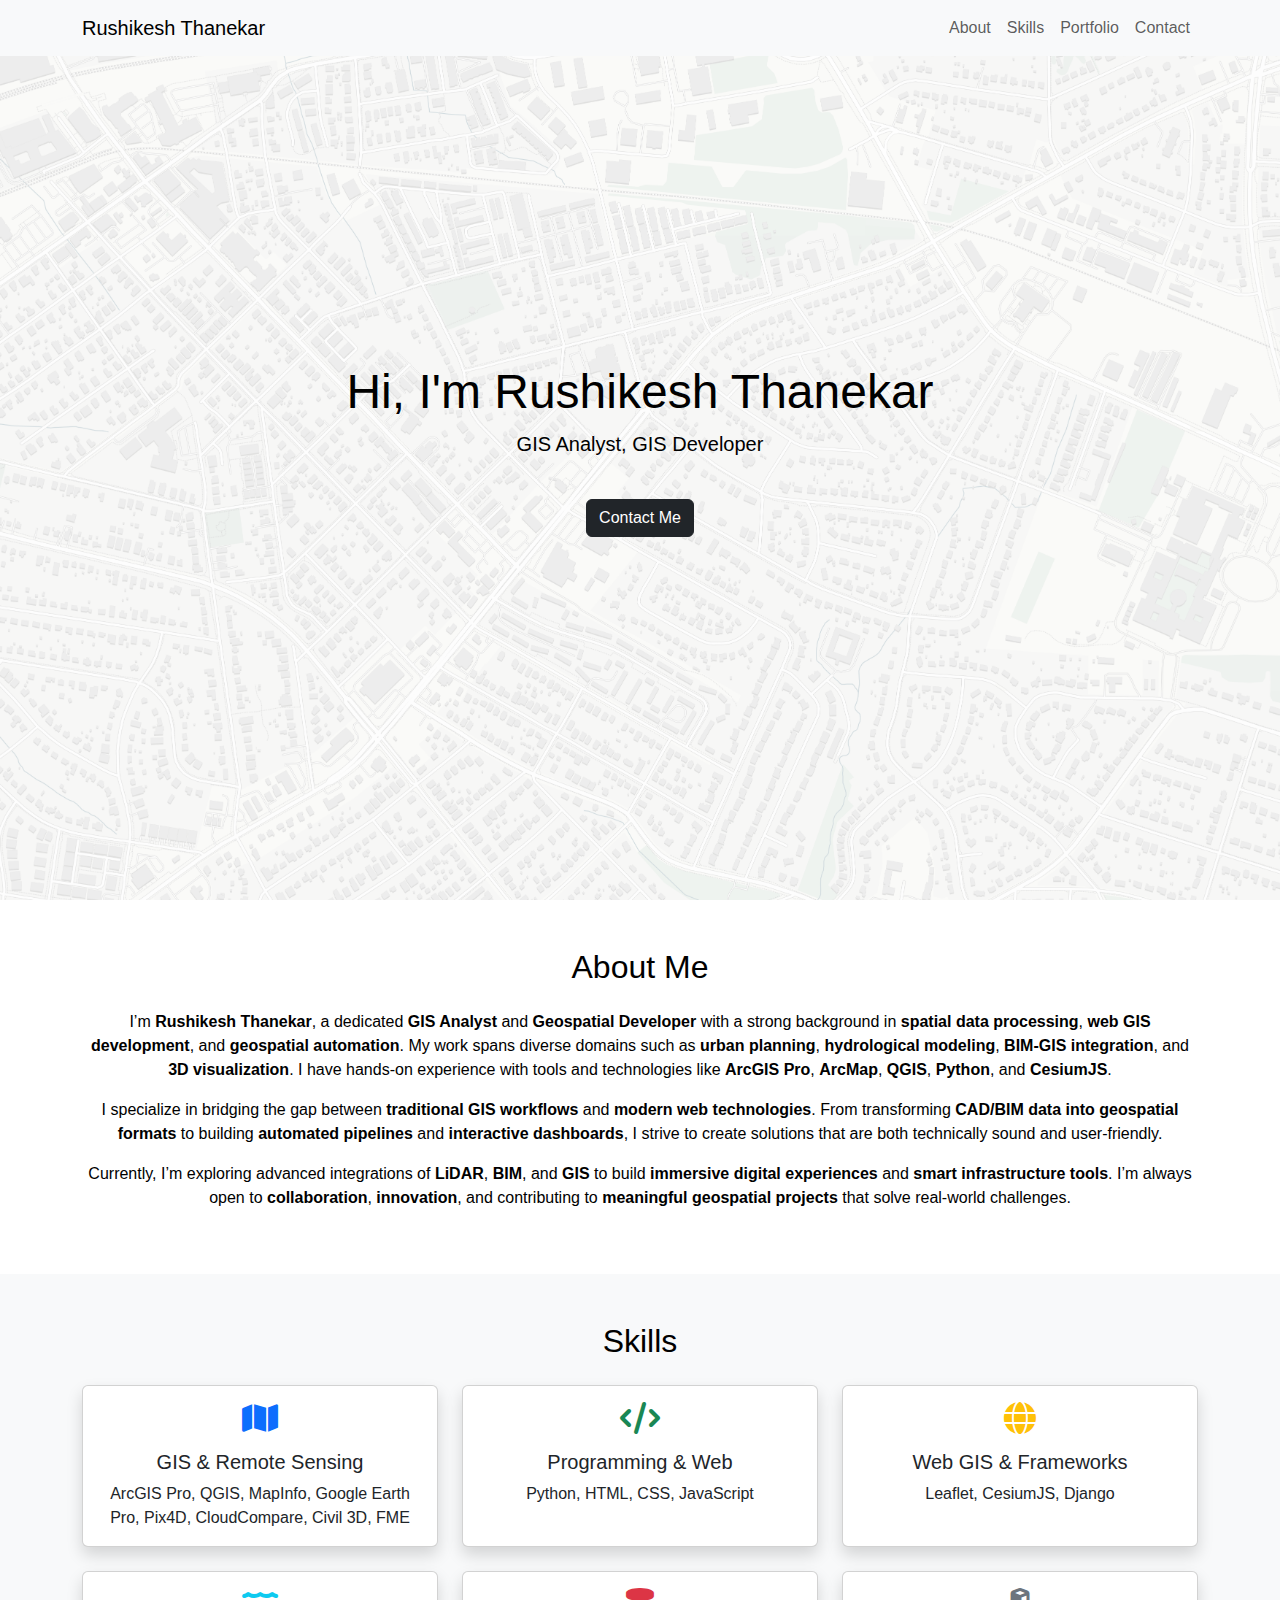
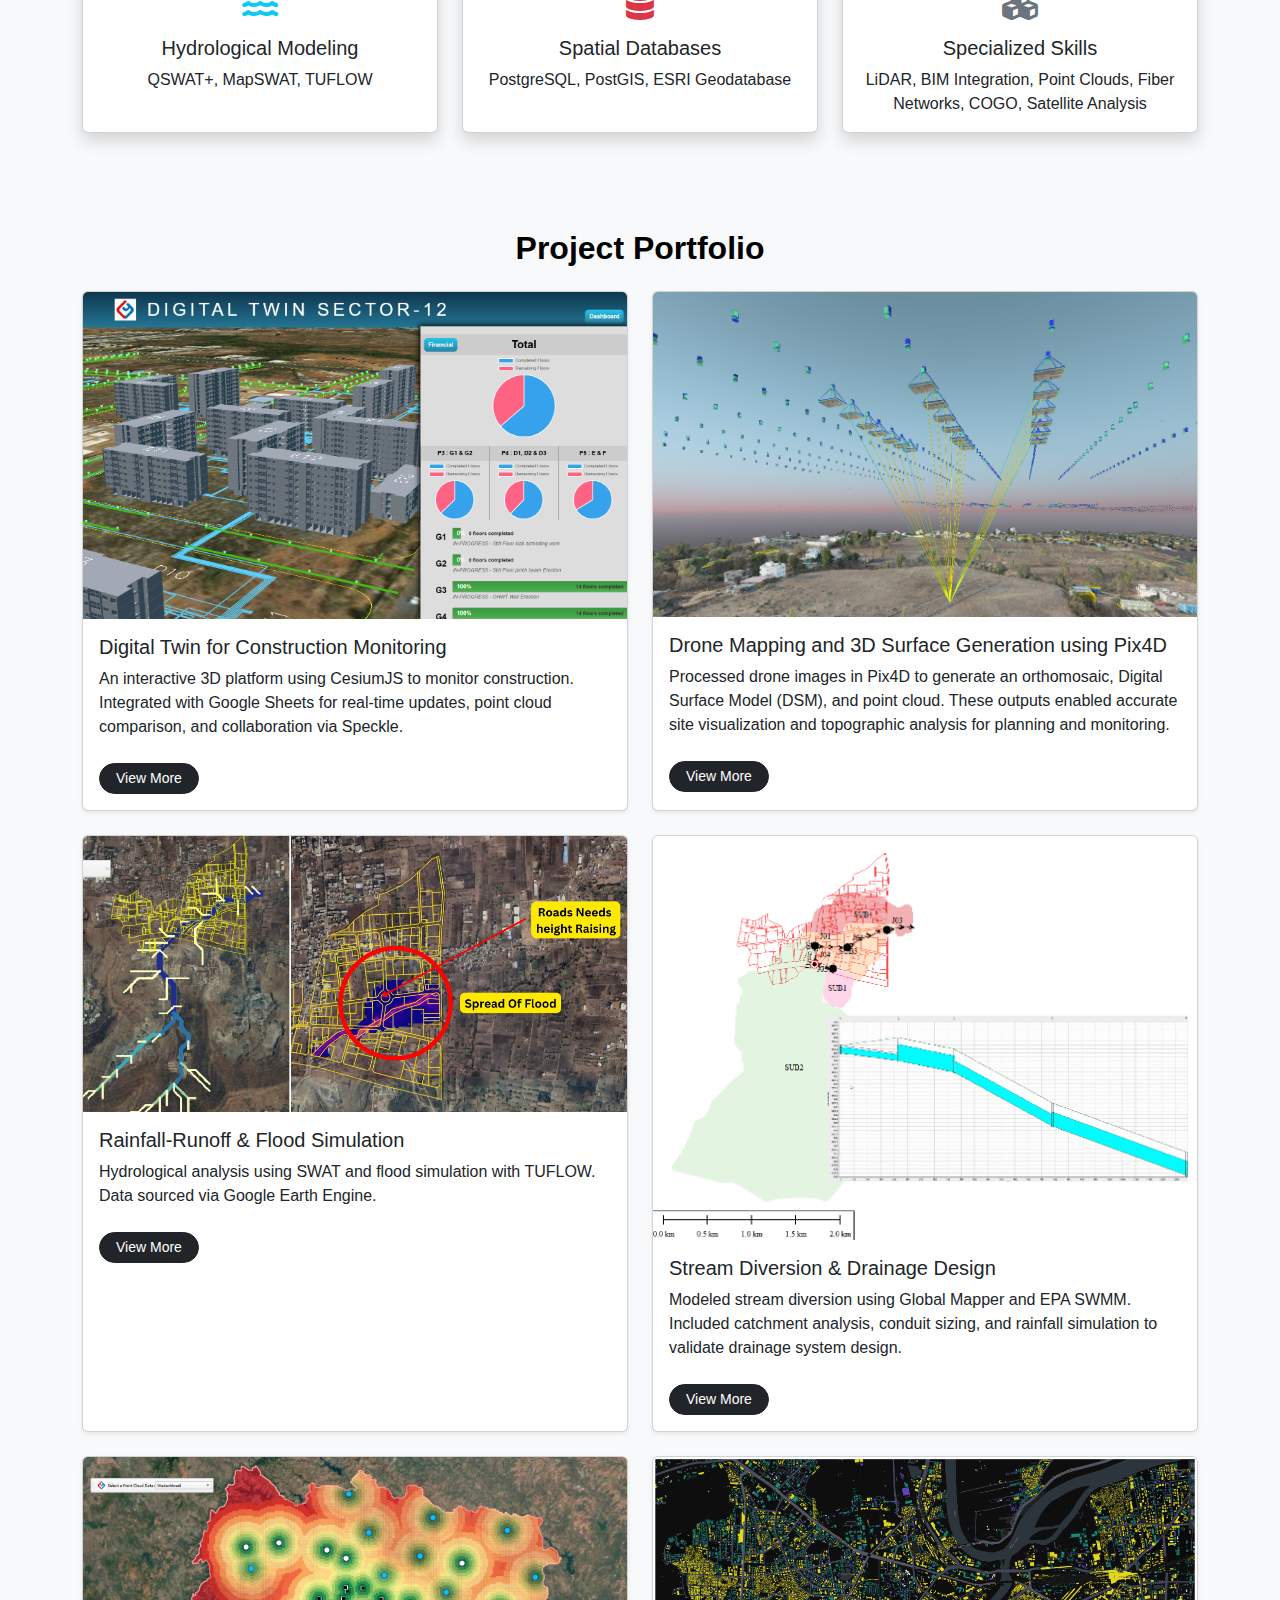
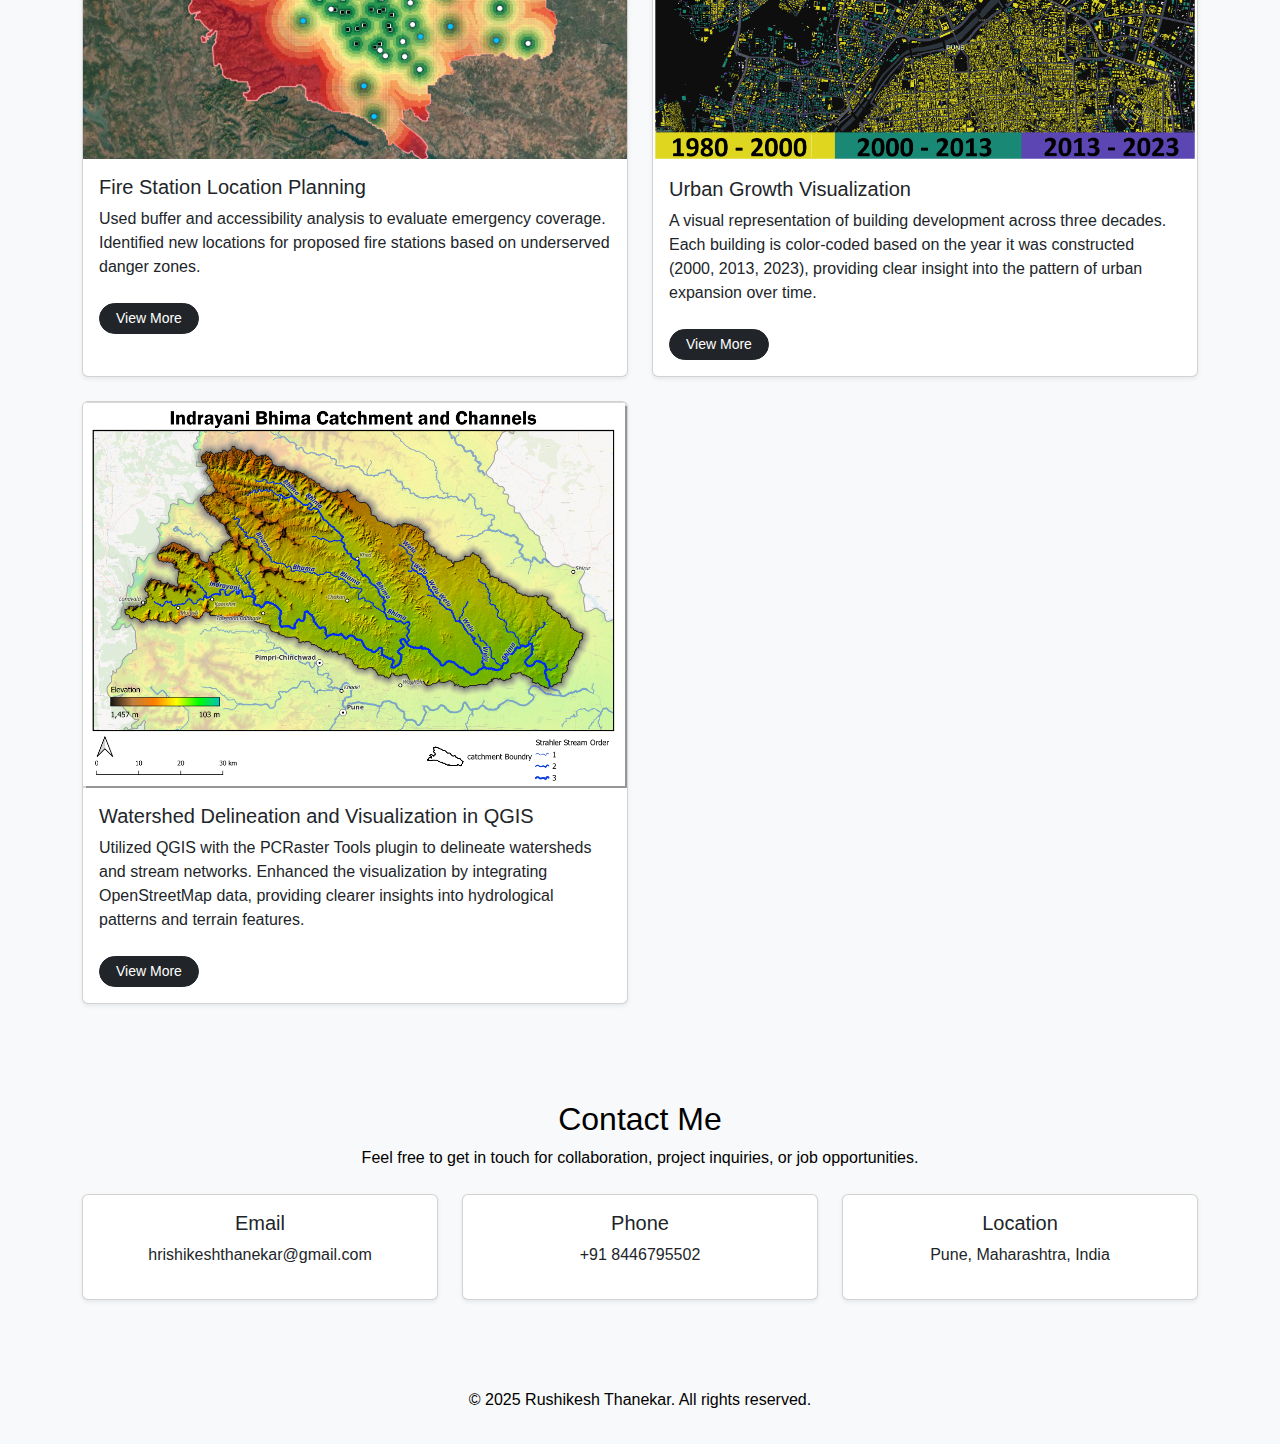
<file: index.html>
<!DOCTYPE html>
<html lang="en">
<head>
  <meta charset="UTF-8" />
  <meta name="viewport" content="width=device-width, initial-scale=1.0" />
  <title>Rushikesh Thanekar | GIS Analyst / GIS Developer</title>
  <link href="https://cdn.jsdelivr.net/npm/bootstrap@5.3.0/dist/css/bootstrap.min.css" rel="stylesheet" />
  <link rel="stylesheet" href="https://cdnjs.cloudflare.com/ajax/libs/font-awesome/6.5.0/css/all.min.css" />
  <link rel="stylesheet" href="styleP.css">
  <link rel="shortcut icon" href="images/icon.png" type="image/x-icon">

</head>
<body>
  <nav class="navbar navbar-expand-lg navbar-light fixed-top">
    <div class="container">
      <a class="navbar-brand" href="#">Rushikesh Thanekar</a>
      <button class="navbar-toggler" type="button" data-bs-toggle="collapse" data-bs-target="#navbarNav">
        <span class="navbar-toggler-icon"></span>
      </button>
      <div class="collapse navbar-collapse" id="navbarNav">
        <ul class="navbar-nav ms-auto">
          <li class="nav-item"><a class="nav-link" href="#about">About</a></li>
          <li class="nav-item"><a class="nav-link" href="#skills">Skills</a></li>
          <li class="nav-item"><a class="nav-link" href="#portfolio">Portfolio</a></li>
          <li class="nav-item"><a class="nav-link" href="#contact">Contact</a></li>
        </ul>
      </div>
    </div>
  </nav>

  <section class="hero" id="home">
    <h1>Hi, I'm Rushikesh Thanekar</h1>
    <p class="lead">GIS Analyst, GIS Developer</p>
    <a href="#contact" class="btn btn-dark mt-4">Contact Me</a>
  </section>

<section id="about" class="py-5">
  <div class="container">
    <div class="section-title text-center mb-4">
      <h2>About Me</h2>
    </div>
      <p class="text-center">
      I’m <strong>Rushikesh Thanekar</strong>, a dedicated <strong>GIS Analyst</strong> and <strong>Geospatial Developer</strong> with a strong background in <strong>spatial data processing</strong>, <strong>web GIS development</strong>, and <strong>geospatial automation</strong>. My work spans diverse domains such as <strong>urban planning</strong>, <strong>hydrological modeling</strong>, <strong>BIM-GIS integration</strong>, and <strong>3D visualization</strong>. I have hands-on experience with tools and technologies like <strong>ArcGIS Pro</strong>, <strong>ArcMap</strong>, <strong>QGIS</strong>, <strong>Python</strong>, and <strong>CesiumJS</strong>.
    </p>
    <p class="text-center">
      I specialize in bridging the gap between <strong>traditional GIS workflows</strong> and <strong>modern web technologies</strong>. From transforming <strong>CAD/BIM data into geospatial formats</strong> to building <strong>automated pipelines</strong> and <strong>interactive dashboards</strong>, I strive to create solutions that are both technically sound and user-friendly.
    </p>
    <p class="text-center">
      Currently, I’m exploring advanced integrations of <strong>LiDAR</strong>, <strong>BIM</strong>, and <strong>GIS</strong> to build <strong>immersive digital experiences</strong> and <strong>smart infrastructure tools</strong>. I’m always open to <strong>collaboration</strong>, <strong>innovation</strong>, and contributing to <strong>meaningful geospatial projects</strong> that solve real-world challenges.
    </p>

  </div>
</section>

<section id="skills" class="py-5 bg-light">
  <div class="container">
    <div class="section-title mb-4 text-center">
      <h2>Skills</h2>
    </div>
    <div class="row g-4">

      <!-- GIS & Remote Sensing -->
      <div class="col-md-4">
        <div class="card text-center h-100 shadow">
          <div class="card-body">
            <i class="fas fa-map fa-2x mb-3 text-primary"></i>
            <h5 class="card-title">GIS & Remote Sensing</h5>
            <p class="card-text">ArcGIS Pro, QGIS, MapInfo, Google Earth Pro, Pix4D, CloudCompare, Civil 3D, FME</p>
          </div>
        </div>
      </div>

      <!-- Programming & Web -->
      <div class="col-md-4">
        <div class="card text-center h-100 shadow">
          <div class="card-body">
            <i class="fas fa-code fa-2x mb-3 text-success"></i>
            <h5 class="card-title">Programming & Web</h5>
            <p class="card-text">Python, HTML, CSS, JavaScript</p>
          </div>
        </div>
      </div>

      <!-- Web GIS & Frameworks -->
      <div class="col-md-4">
        <div class="card text-center h-100 shadow">
          <div class="card-body">
            <i class="fas fa-globe fa-2x mb-3 text-warning"></i>
            <h5 class="card-title">Web GIS & Frameworks</h5>
            <p class="card-text">Leaflet, CesiumJS, Django</p>
          </div>
        </div>
      </div>

      <!-- Hydrological & Geospatial Modeling -->
      <div class="col-md-4">
        <div class="card text-center h-100 shadow">
          <div class="card-body">
            <i class="fas fa-water fa-2x mb-3 text-info"></i>
            <h5 class="card-title">Hydrological Modeling</h5>
            <p class="card-text">QSWAT+, MapSWAT, TUFLOW</p>
          </div>
        </div>
      </div>

      <!-- Databases -->
      <div class="col-md-4">
        <div class="card text-center h-100 shadow">
          <div class="card-body">
            <i class="fas fa-database fa-2x mb-3 text-danger"></i>
            <h5 class="card-title">Spatial Databases</h5>
            <p class="card-text">PostgreSQL, PostGIS, ESRI Geodatabase</p>
          </div>
        </div>
      </div>

      <!-- Specialized -->
      <div class="col-md-4">
        <div class="card text-center h-100 shadow">
          <div class="card-body">
            <i class="fas fa-cubes fa-2x mb-3 text-secondary"></i>
            <h5 class="card-title">Specialized Skills</h5>
            <p class="card-text">LiDAR, BIM Integration, Point Clouds, Fiber Networks, COGO, Satellite Analysis</p>
          </div>
        </div>
      </div>

    </div>
  </div>
</section>



<section id="portfolio" class="py-5 bg-light">
  <div class="container">
    <div class="section-title text-center mb-4">
      <h2 class="fw-bold">Project Portfolio</h2>
   
    </div>

    <div class="row g-4">

      <!-- Project 1 -->
      <div class="col-md-6">
        <div class="card shadow-sm h-100">
          <img src="images/DigitalTwin.png" class="card-img-top" alt="Digital Twin">
          <div class="card-body">
            <h5 class="card-title">Digital Twin for Construction Monitoring</h5>
            <p class="card-text">An interactive 3D platform using CesiumJS to monitor construction. Integrated with Google Sheets for real-time updates, point cloud comparison, and collaboration via Speckle.</p>
            <a href="ProjectPages/DigitalTwin.html" class="btn btn-sm btn-dark rounded-pill mt-2 px-3">View More</a>
          </div>
        </div>
      </div>

      <!-- Project 2 -->
      <div class="col-md-6">
        <div class="card shadow-sm h-100">
          <img src="images/Pix4d.png" class="card-img-top" alt="SWAT Project">
          <div class="card-body">
            <h5 class="card-title">Drone Mapping and 3D Surface Generation using Pix4D</h5>
            <p class="card-text">Processed drone images in Pix4D to generate an orthomosaic, Digital Surface Model (DSM), and point cloud. These outputs enabled accurate site visualization and topographic analysis for planning and monitoring.</p>
            <a href="ProjectPages/Pix4d.html" class="btn btn-sm btn-dark rounded-pill mt-2 px-3">View More</a>
          </div>
        </div>
      </div>

      <!-- Project 3 -->
      <div class="col-md-6">
        <div class="card shadow-sm h-100">
          <img src="images/Hydro.png" class="card-img-top" alt="SWAT Project">
          <div class="card-body">
            <h5 class="card-title">Rainfall-Runoff & Flood Simulation</h5>
            <p class="card-text">Hydrological analysis using SWAT and flood simulation with TUFLOW. Data sourced via Google Earth Engine.</p>
            <a href="ProjectPages/Swat.html" class="btn btn-sm btn-dark rounded-pill mt-2 px-3">View More</a>
          </div>
        </div>
      </div>

      <!-- Project 4 -->
      <div class="col-md-6">
        <div class="card shadow-sm h-100">
          <img src="images/SWMM.png" class="card-img-top" alt="SWMM">
          <div class="card-body">
            <h5 class="card-title">Stream Diversion & Drainage Design</h5>
            <p class="card-text">Modeled stream diversion using Global Mapper and EPA SWMM. Included catchment analysis, conduit sizing, and rainfall simulation to validate drainage system design.</p>
            <a href="ProjectPages/SWMM.html" class="btn btn-sm btn-dark rounded-pill mt-2 px-3">View More</a>
          </div>
        </div>
      </div>

      <!-- Project 5 -->
      <div class="col-md-6">
        <div class="card shadow-sm h-100">
          <img src="images/Firestation.png" class="card-img-top" alt="Fire Station Planning">
          <div class="card-body">
            <h5 class="card-title">Fire Station Location Planning</h5>
            <p class="card-text">Used buffer and accessibility analysis to evaluate emergency coverage. Identified new locations for proposed fire stations based on underserved danger zones.</p>
            <a href="ProjectPages/Firestation.html" class="btn btn-sm btn-dark rounded-pill mt-2 px-3">View More</a>
          </div>
        </div>
      </div>

      <!-- Project 6 -->
      <div class="col-md-6">
        <div class="card shadow-sm h-100">
          <img src="images/urbanGrowth.png" class="card-img-top" alt="Fire Station Planning">
          <div class="card-body">
            <h5 class="card-title">Urban Growth Visualization</h5>
            <p class="card-text">A visual representation of building development across three decades. Each building is color-coded based on the year it was constructed (2000, 2013, 2023), providing clear insight into the pattern of urban expansion over time.</p>
            <a href="ProjectPages/UrbanGrowth.html" class="btn btn-sm btn-dark rounded-pill mt-2 px-3">View More</a>
          </div>
        </div>
      </div>

      <!-- Project 7 -->
      <div class="col-md-6">
        <div class="card shadow-sm h-100">
          <img src="images/Watershed.png" class="card-img-top" alt="Fire Station Planning">
          <div class="card-body">
            <h5 class="card-title">Watershed Delineation and Visualization in QGIS</h5>
            <p class="card-text">Utilized QGIS with the PCRaster Tools plugin to delineate watersheds and stream networks. Enhanced the visualization by integrating OpenStreetMap data, providing clearer insights into hydrological patterns and terrain features.</p>
            <a href="ProjectPages/Watershed.html" class="btn btn-sm btn-dark rounded-pill mt-2 px-3">View More</a>
          </div>
        </div>
      </div>

    </div>
  </div>
</section>


<section id="contact" class="py-5 bg-light">
  <div class="container">
    <div class="section-title text-center mb-4">
      <h2>Contact Me</h2>
      <p>Feel free to get in touch for collaboration, project inquiries, or job opportunities.</p>
    </div>

    <div class="row">
      <!-- Contact Info Cards -->
      <div class="col-md-4 mb-4">
        <div class="card h-100 text-center shadow-sm">
          <div class="card-body">
            <i class="bi bi-envelope-fill fs-1 text-primary mb-3"></i>
            <h5>Email</h5>
            <p>hrishikeshthanekar@gmail.com</p>
          </div>
        </div>
      </div>

      <div class="col-md-4 mb-4">
        <div class="card h-100 text-center shadow-sm">
          <div class="card-body">
            <i class="bi bi-telephone-fill fs-1 text-success mb-3"></i>
            <h5>Phone</h5>
            <p>+91 8446795502</p>
          </div>
        </div>
      </div>

      <div class="col-md-4 mb-4">
        <div class="card h-100 text-center shadow-sm">
          <div class="card-body">
            <i class="bi bi-geo-alt-fill fs-1 text-danger mb-3"></i>
            <h5>Location</h5>
            <p>Pune, Maharashtra, India</p>
          </div>
        </div>
      </div>
    </div>

    
  </div>
</section>

  <footer>
    <p>&copy; 2025 Rushikesh Thanekar. All rights reserved.</p>
  </footer>

<script src="https://cdn.jsdelivr.net/npm/bootstrap@5.3.0/dist/js/bootstrap.bundle.min.js"></script>

</body>
</html>
</file>
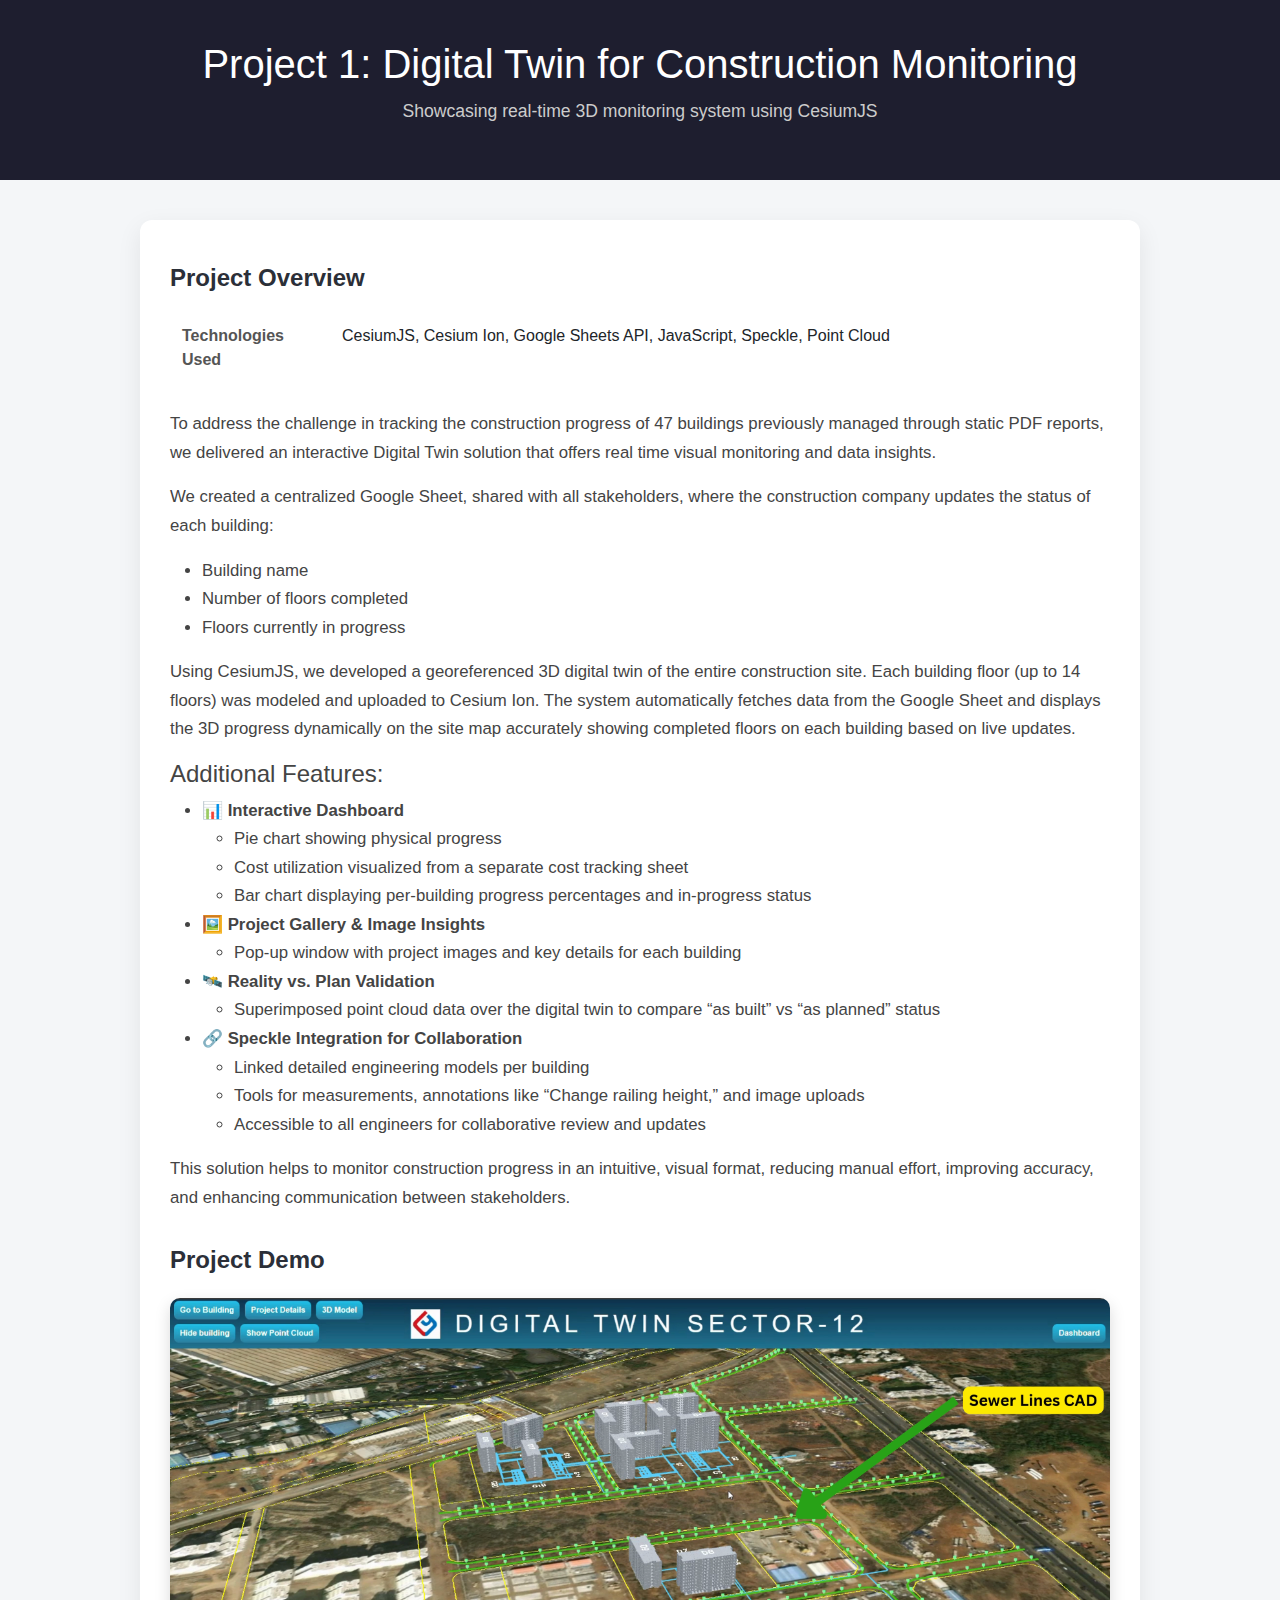
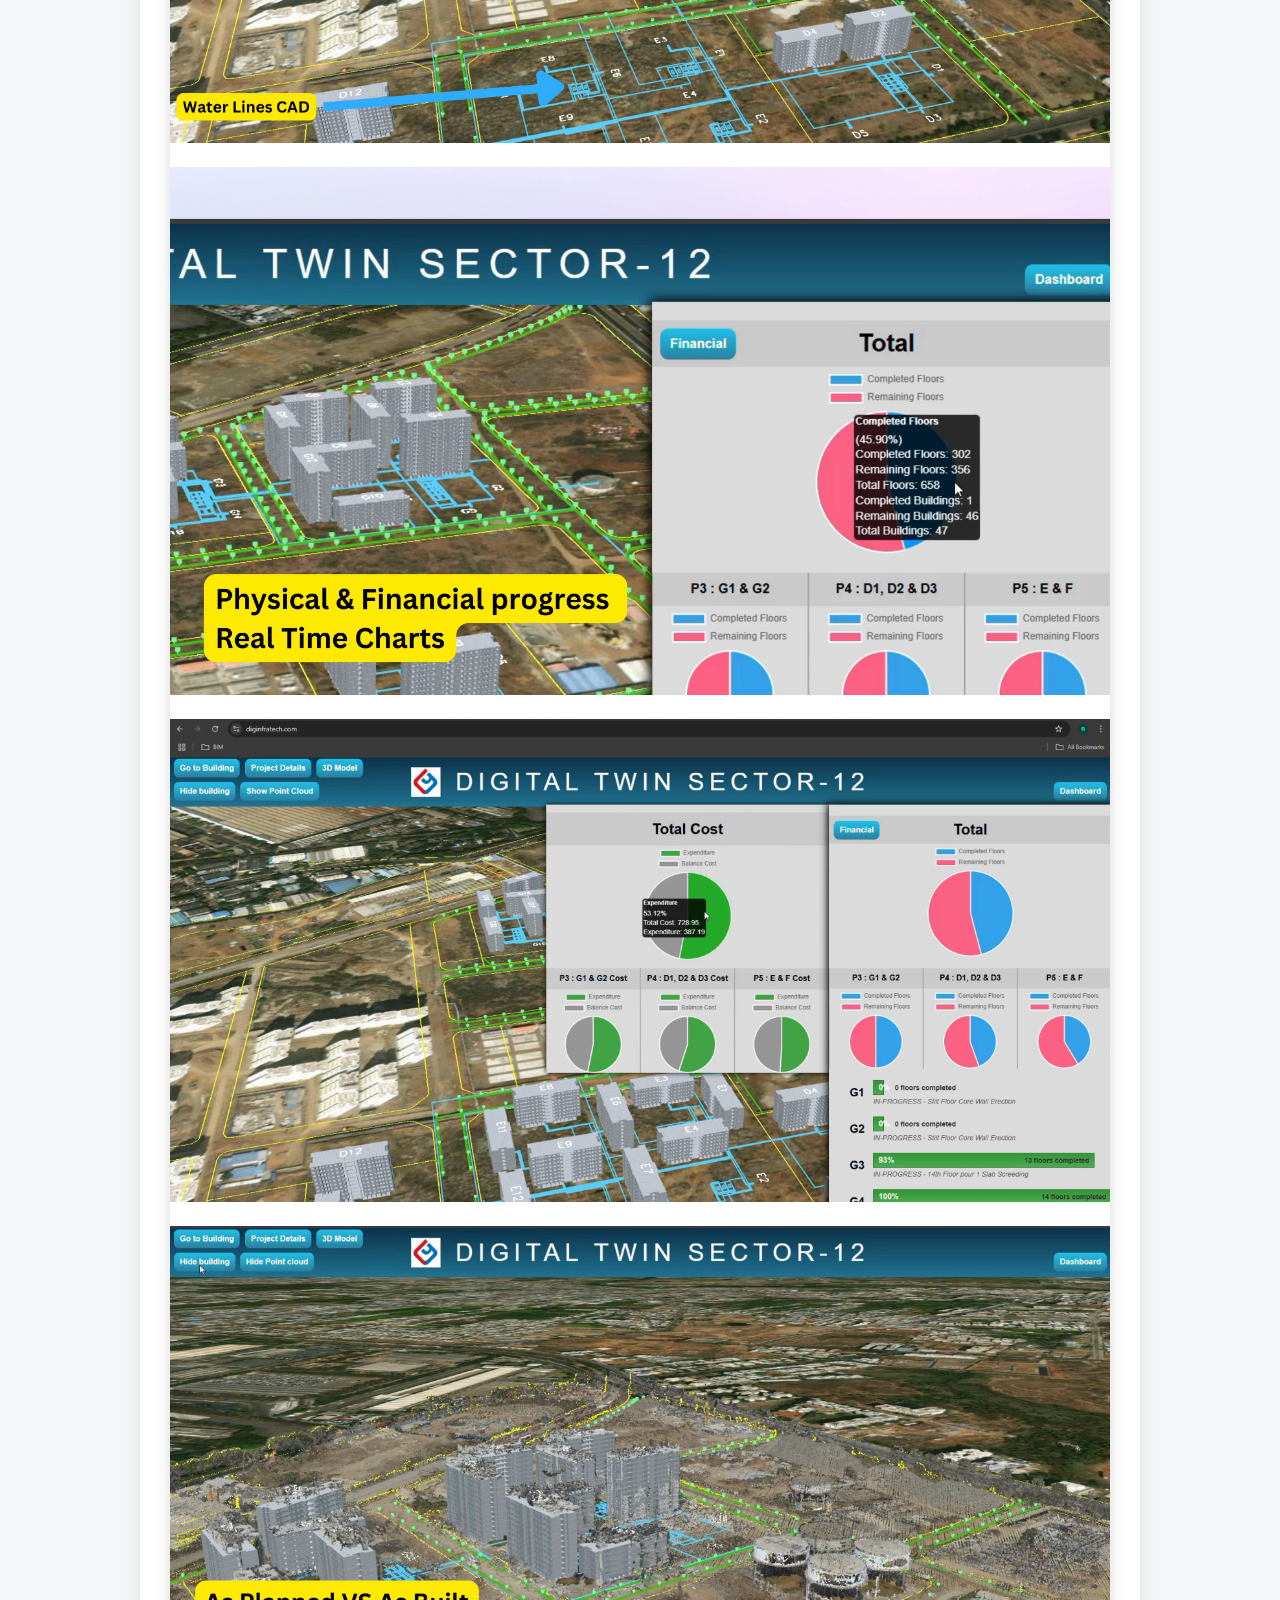
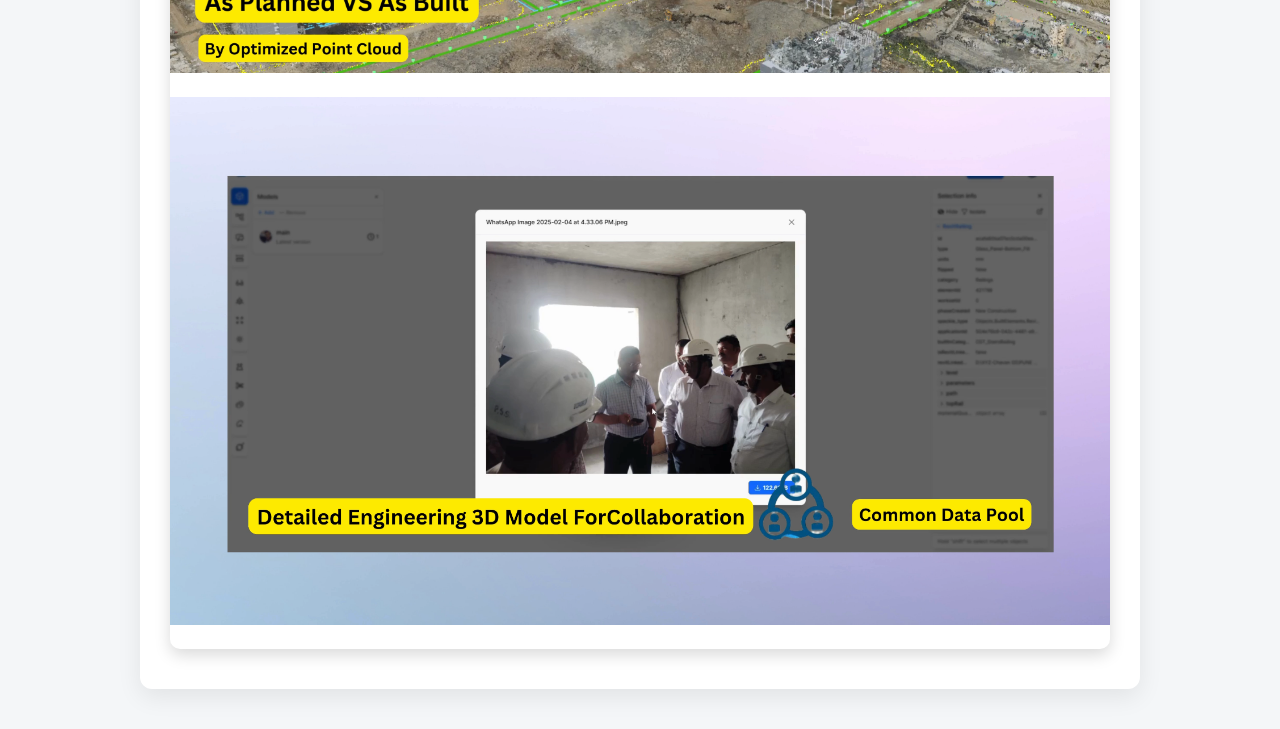
<file: ProjectPages/DigitalTwin.html>
<!DOCTYPE html>
<html lang="en">
<head>
  <meta charset="UTF-8" />
  <meta name="viewport" content="width=device-width, initial-scale=1.0"/>
  <title>Project 1 - Construction Monitoring | Rushikesh Thanekar</title>
  <link href="https://cdn.jsdelivr.net/npm/bootstrap@5.3.0/dist/css/bootstrap.min.css" rel="stylesheet"/>
  <link rel="stylesheet" href="projectPages.css">
  <link rel="shortcut icon" href="ProjectImages/icon.png" type="image/x-icon">


</head>
<body>

  <div class="header">
    <h1>Project 1: Digital Twin for Construction Monitoring</h1>
    <p>Showcasing real-time 3D monitoring system using CesiumJS</p>
  </div>

  <div class="content">
    <div class="section-title">Project Overview</div>
    <table class="info-table">

      <tr>
        <td>Technologies Used</td>
        <td>CesiumJS, Cesium Ion, Google Sheets API, JavaScript, Speckle, Point Cloud</td>
      </tr>
    </table>

    <div class="description">
<p>To address the challenge in tracking the construction progress of 47 buildings previously managed through static PDF reports, we delivered an interactive Digital Twin solution that offers real time visual monitoring and data insights.</p>

    <p>We created a centralized Google Sheet, shared with all stakeholders, where the construction company updates the status of each building:</p>
    <ul>
      <li>Building name</li>
      <li>Number of floors completed</li>
      <li>Floors currently in progress</li>
    </ul>

    <p>Using CesiumJS, we developed a georeferenced 3D digital twin of the entire construction site. Each building floor (up to 14 floors) was modeled and uploaded to Cesium Ion. The system automatically fetches data from the Google Sheet and displays the 3D progress dynamically on the site map accurately showing completed floors on each building based on live updates.</p>

    <h4>Additional Features:</h4>
    <ul>
      <li><strong>📊 Interactive Dashboard</strong>
        <ul>
          <li>Pie chart showing physical progress</li>
          <li>Cost utilization visualized from a separate cost tracking sheet</li>
          <li>Bar chart displaying per-building progress percentages and in-progress status</li>
        </ul>
      </li>
      <li><strong>🖼️ Project Gallery & Image Insights</strong>
        <ul>
          <li>Pop-up window with project images and key details for each building</li>
        </ul>
      </li>
      <li><strong>🛰️ Reality vs. Plan Validation</strong>
        <ul>
          <li>Superimposed point cloud data over the digital twin to compare “as built” vs “as planned” status</li>
        </ul>
      </li>
      <li><strong>🔗 Speckle Integration for Collaboration</strong>
        <ul>
          <li>Linked detailed engineering models per building</li>
          <li>Tools for measurements, annotations like “Change railing height,” and image uploads</li>
          <li>Accessible to all engineers for collaborative review and updates</li>
        </ul>
      </li>
    </ul>

    <p>This solution helps to monitor construction progress in an intuitive, visual format, reducing manual effort, improving accuracy, and enhancing communication between stakeholders.</p>
    </div>

    <div class="section-title">Project Demo</div>
    <div class="video-wrapper">
      <img src="ProjectImages/DigitilTwn1.png" alt="Web3D" class="img-fluid mb-4" />
      <img src="ProjectImages/DigitilTwn2.png" alt="Web3D" class="img-fluid mb-4" />
      <img src="ProjectImages/DigitilTwn3.png" alt="Web3D" class="img-fluid mb-4" />
      <img src="ProjectImages/DigitilTwn4.png" alt="Web3D" class="img-fluid mb-4" />
      <img src="ProjectImages/DigitilTwn5.png" alt="Web3D" class="img-fluid mb-4" />
    </div>
  </div>

</body>
</html>
</file>
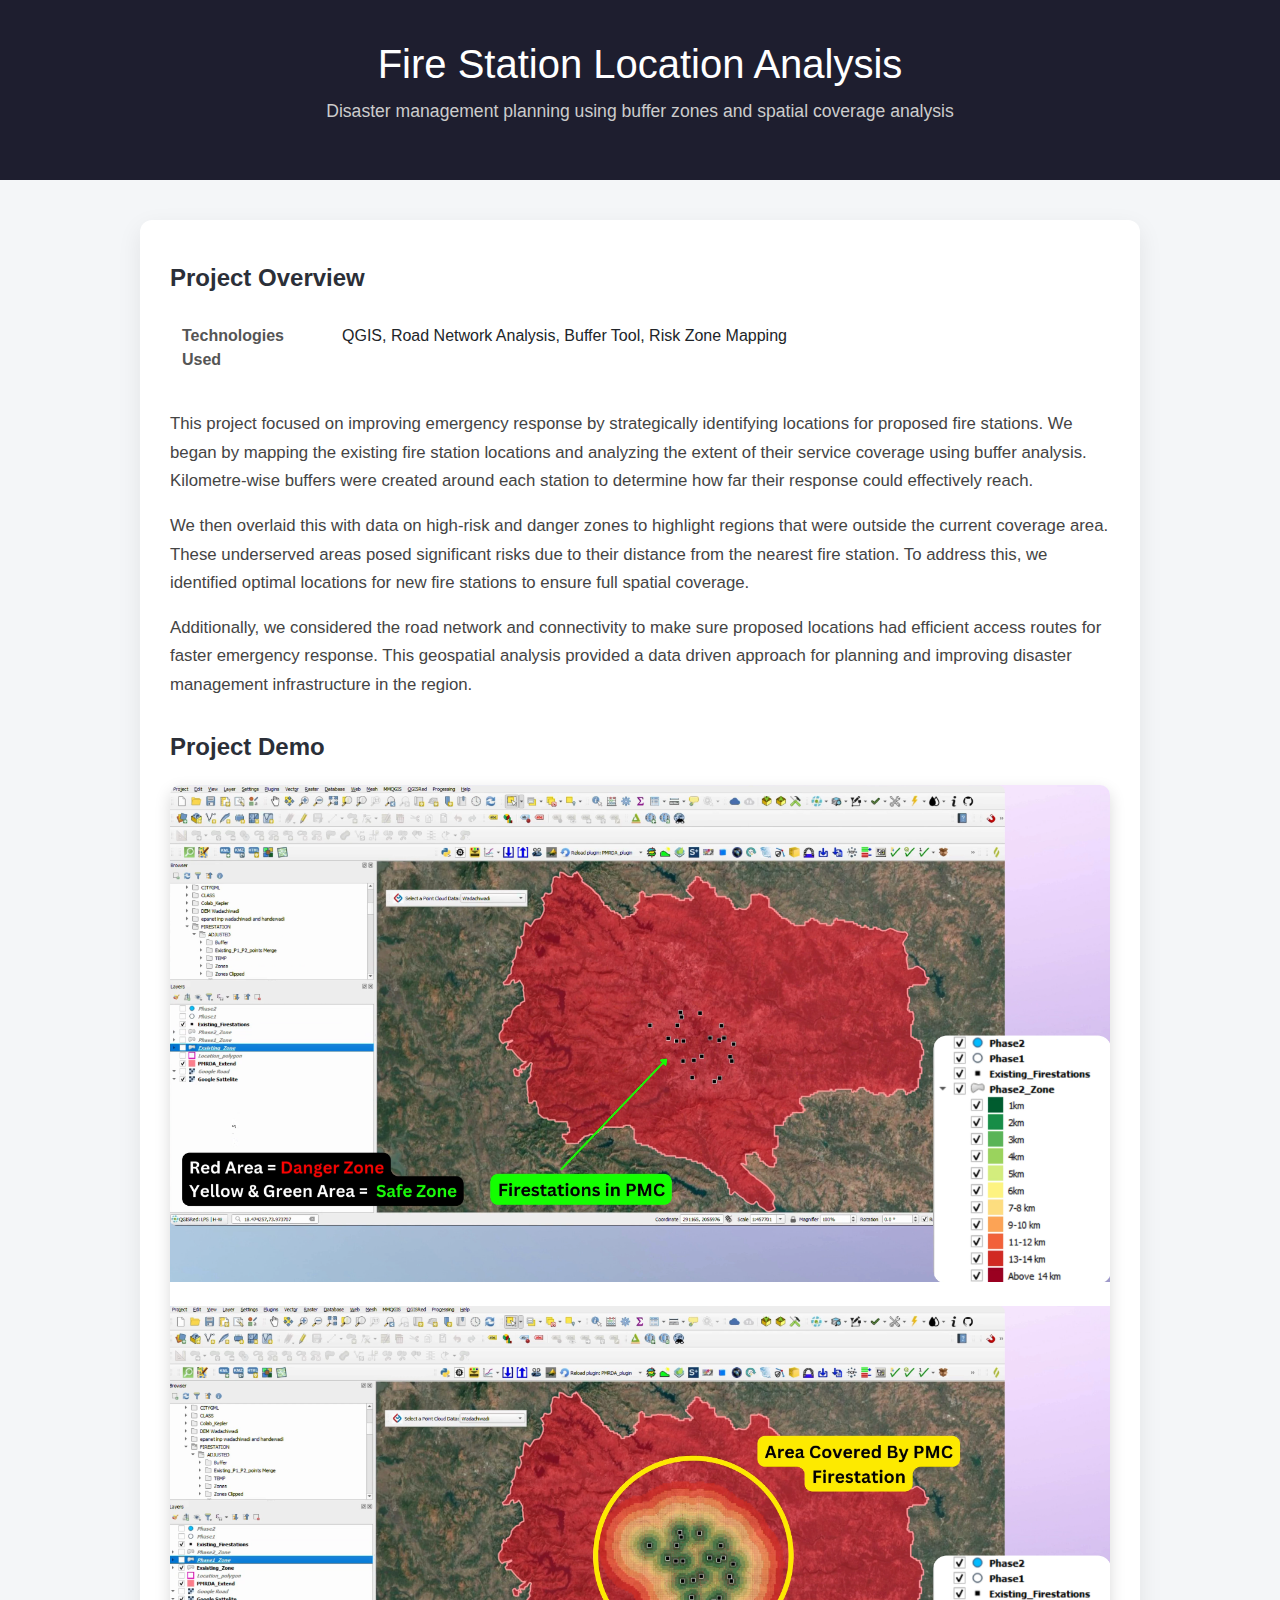
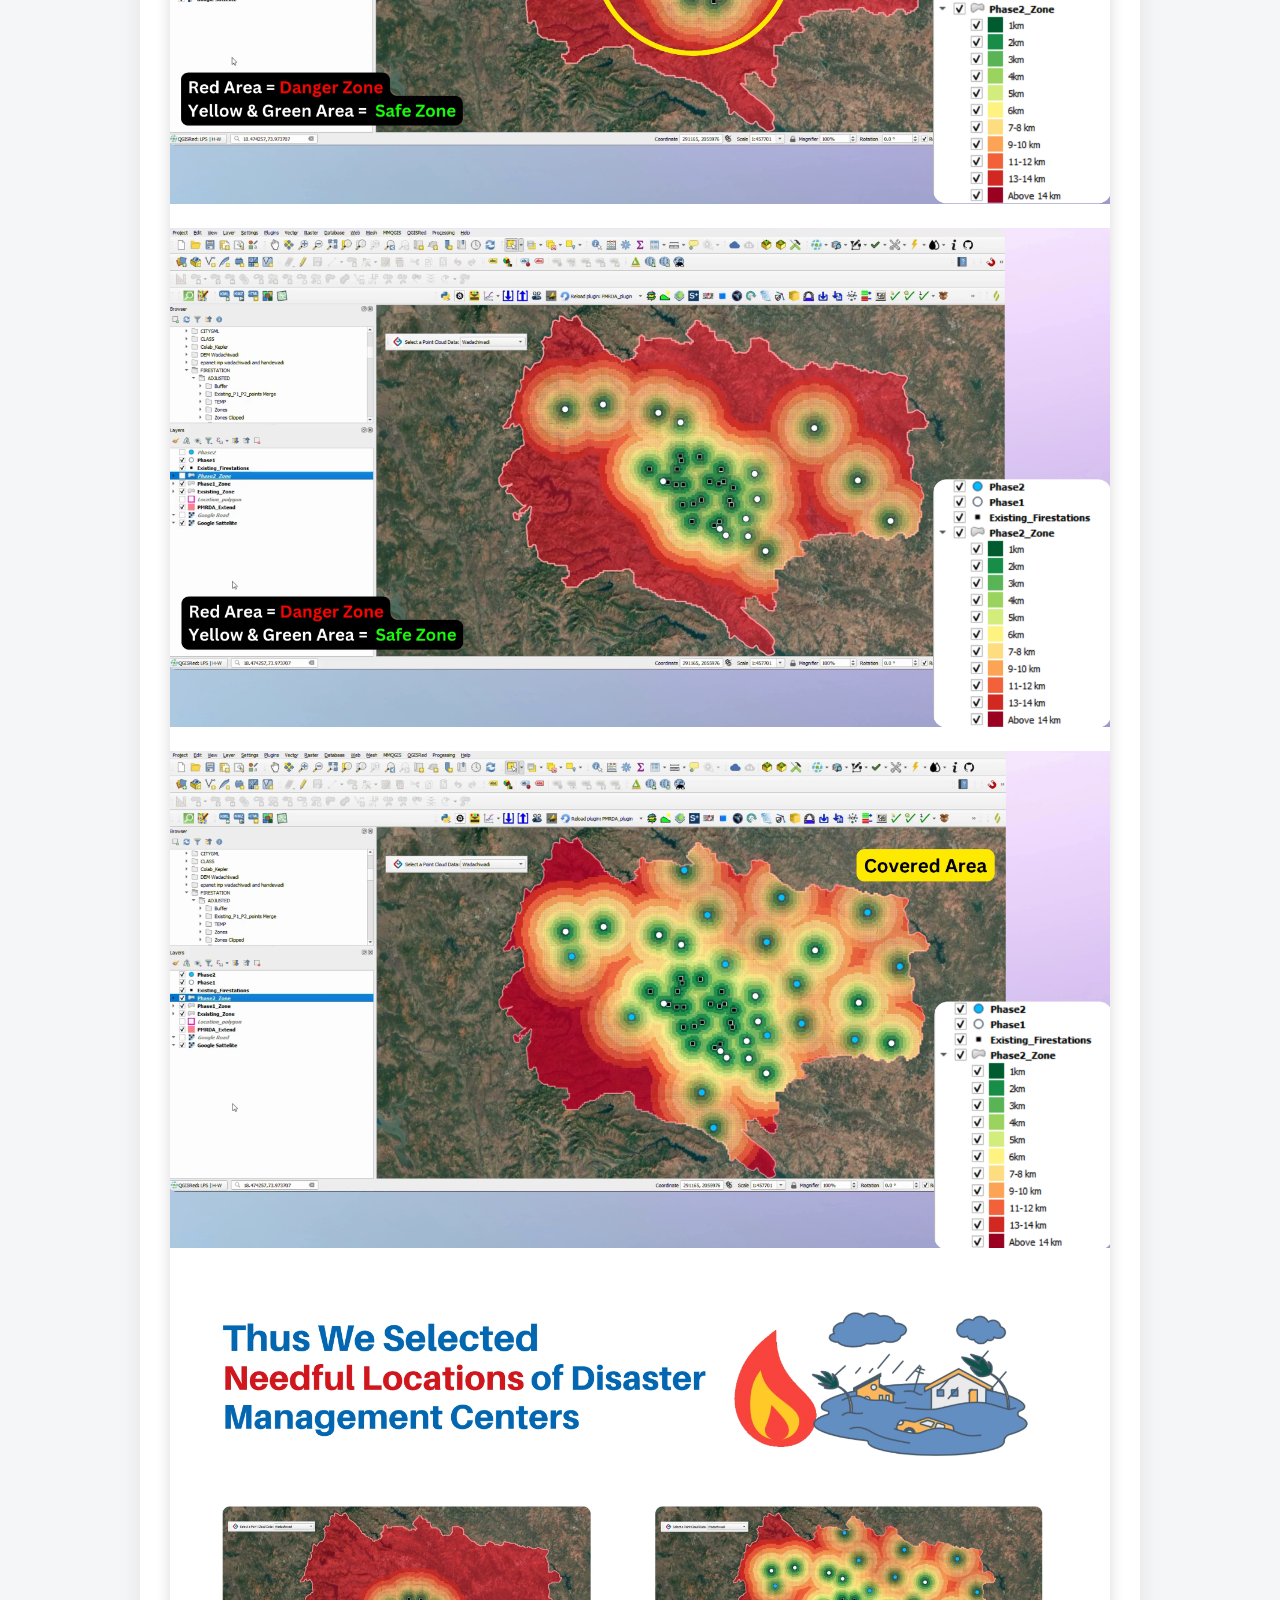
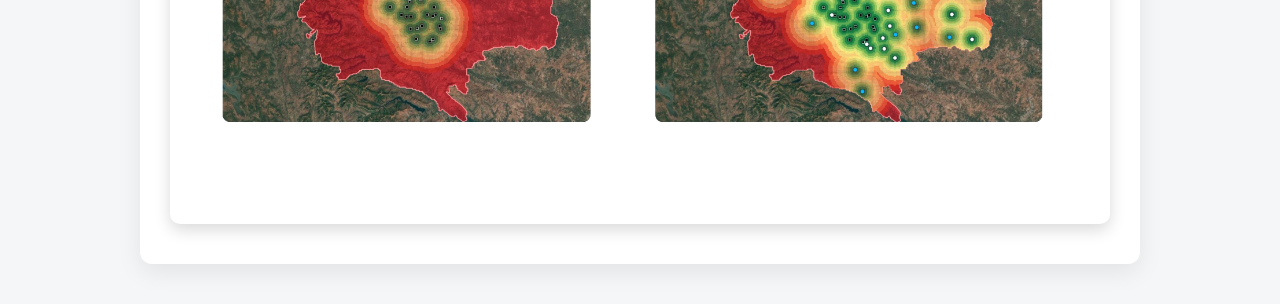
<file: ProjectPages/Firestation.html>
<!DOCTYPE html>
<html lang="en">
<head>
  <meta charset="UTF-8" />
  <meta name="viewport" content="width=device-width, initial-scale=1.0"/>
  <title>Disaster Management Planning  | Rushikesh Thanekar</title>
  <link href="https://cdn.jsdelivr.net/npm/bootstrap@5.3.0/dist/css/bootstrap.min.css" rel="stylesheet"/>
  <link rel="stylesheet" href="projectPages.css">
  <link rel="shortcut icon" href="ProjectImages/icon.png" type="image/x-icon">

</head>
<body>

  <div class="header">
    <h1>Fire Station Location Analysis</h1>
    <p>Disaster management planning using buffer zones and spatial coverage analysis</p>
  </div>

  <div class="content">
    <div class="section-title">Project Overview</div>
    <table class="info-table">
      <tr>
        <td>Technologies Used</td>
        <td> QGIS, Road Network Analysis, Buffer Tool, Risk Zone Mapping</td>
      </tr>
    </table>

    <div class="description">
      This project focused on improving emergency response by strategically identifying locations for proposed fire stations. We began by mapping the existing fire station locations and analyzing the extent of their service coverage using buffer analysis. Kilometre-wise buffers were created around each station to determine how far their response could effectively reach.</p>
      <p>We then overlaid this with data on high-risk and danger zones to highlight regions that were outside the current coverage area. These underserved areas posed significant risks due to their distance from the nearest fire station. To address this, we identified optimal locations for new fire stations to ensure full spatial coverage.</p>
      <p>Additionally, we considered the road network and connectivity to make sure proposed locations had efficient access routes for faster emergency response. This geospatial analysis provided a data driven approach for planning and improving disaster management infrastructure in the region.
    </div>

    <div class="section-title">Project Demo</div>
    <div class="video-wrapper">
      <img src="ProjectImages/firestation1.png" alt="Swat" class="img-fluid mb-4" />
      <img src="ProjectImages/firestation2.png" alt="Swat" class="img-fluid mb-4" />
      <img src="ProjectImages/firestation3.png" alt="Swat" class="img-fluid mb-4" />
      <img src="ProjectImages/firestation4.png" alt="Swat" class="img-fluid mb-4" />
      <img src="ProjectImages/firestation5.png" alt="Swat" class="img-fluid mb-4" />
    </div>
  </div>

</body>
</html>
</file>
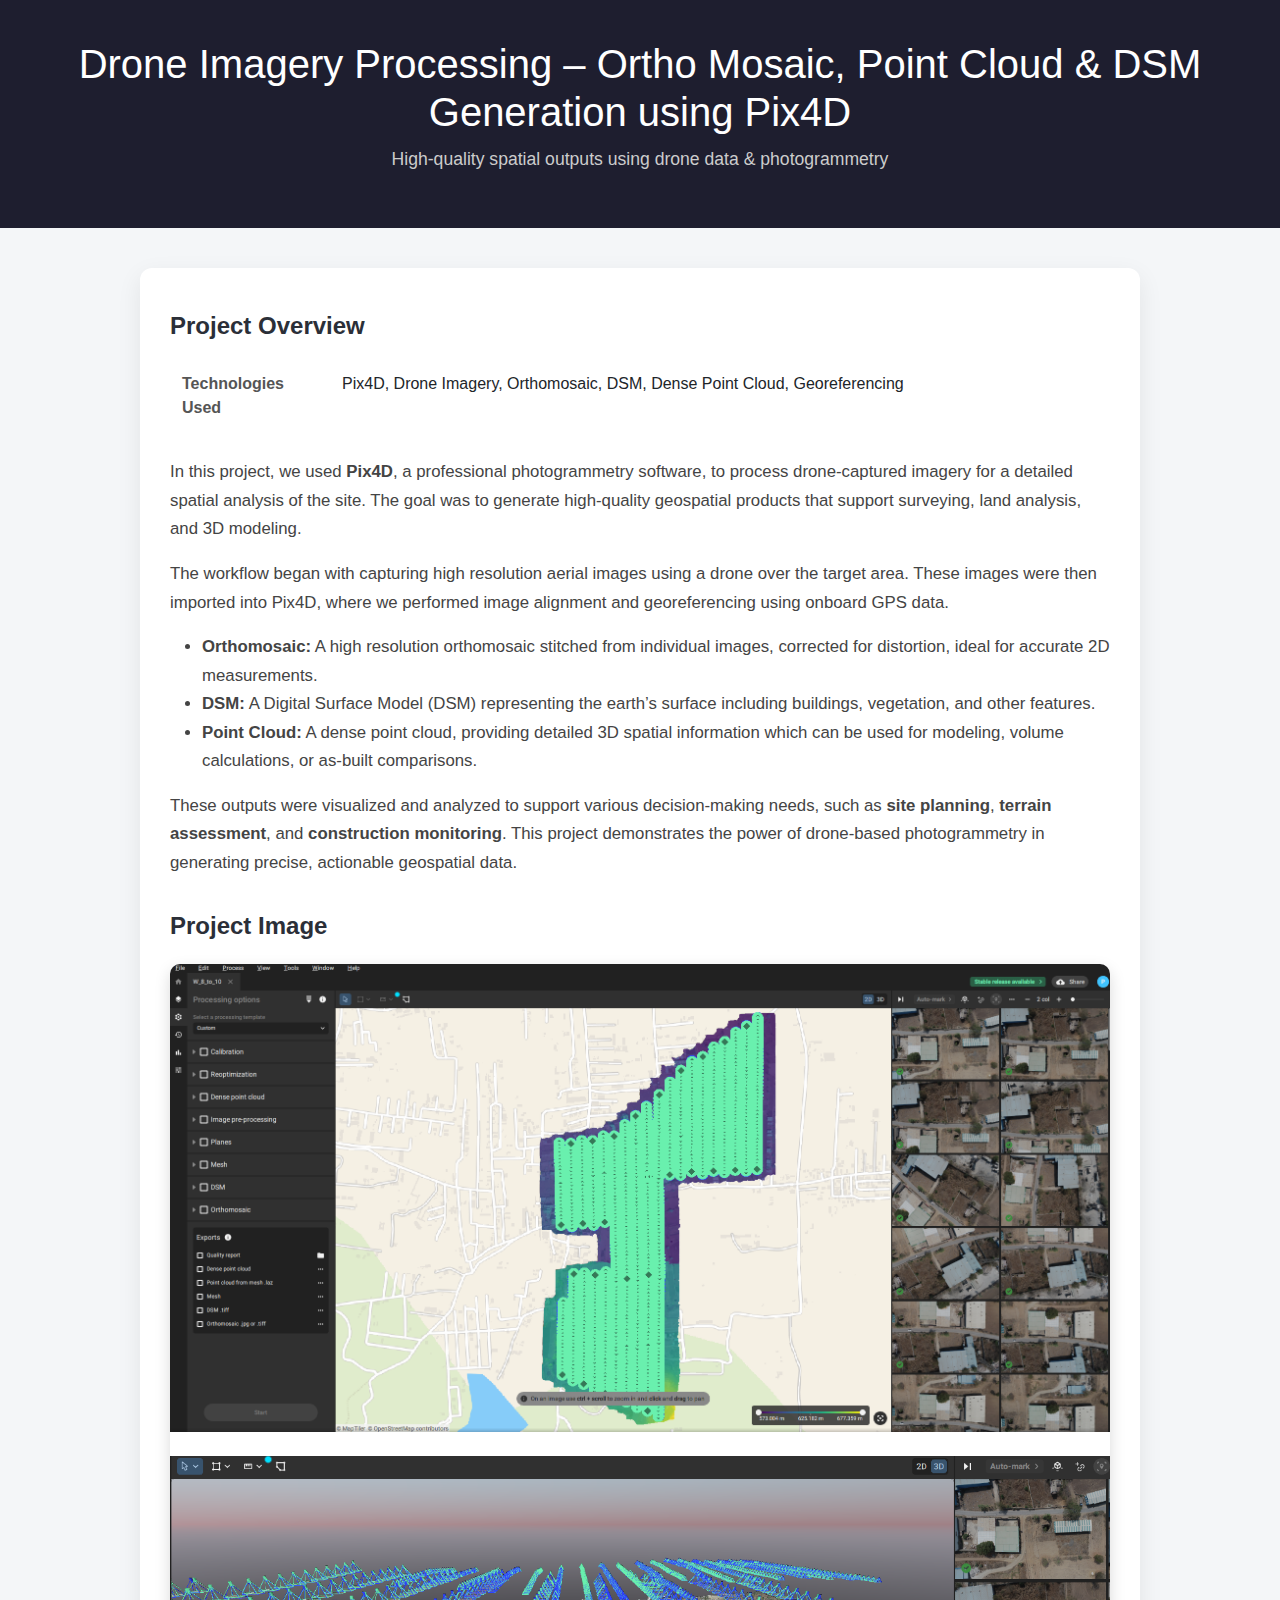
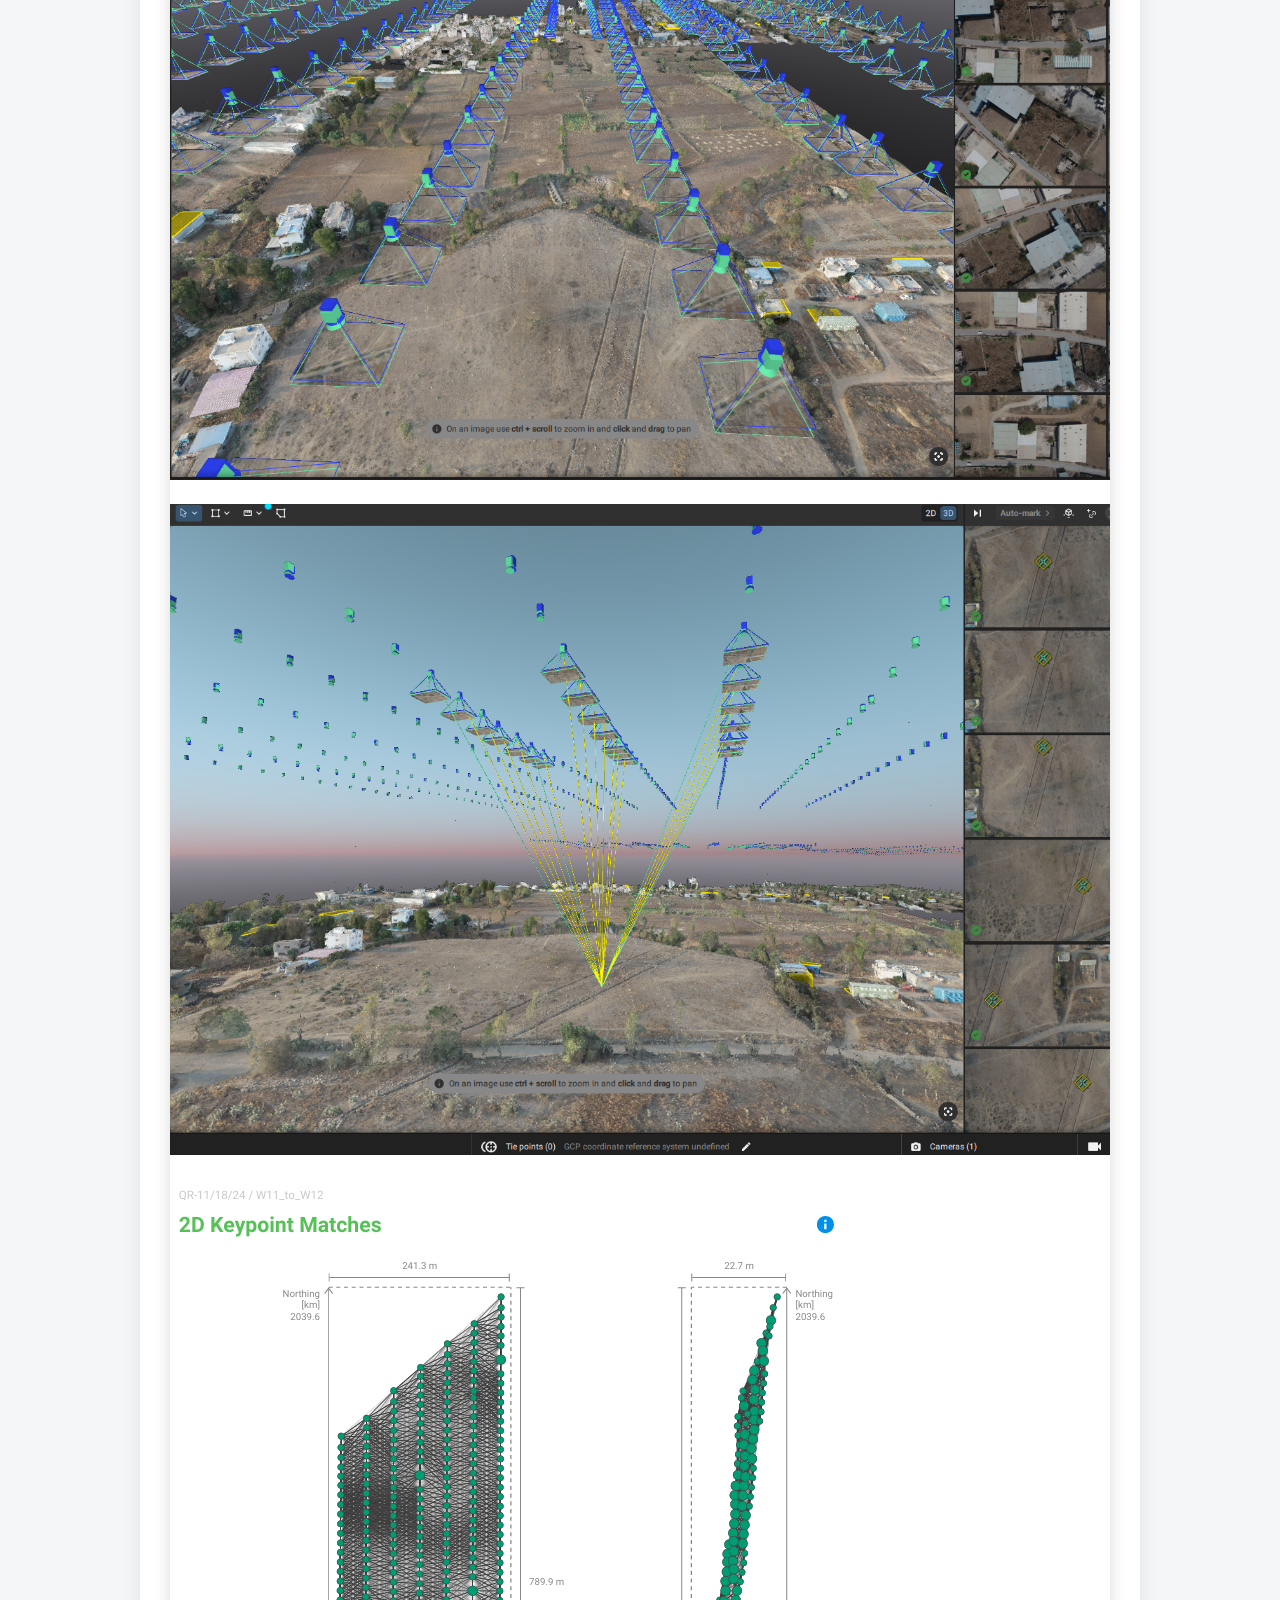
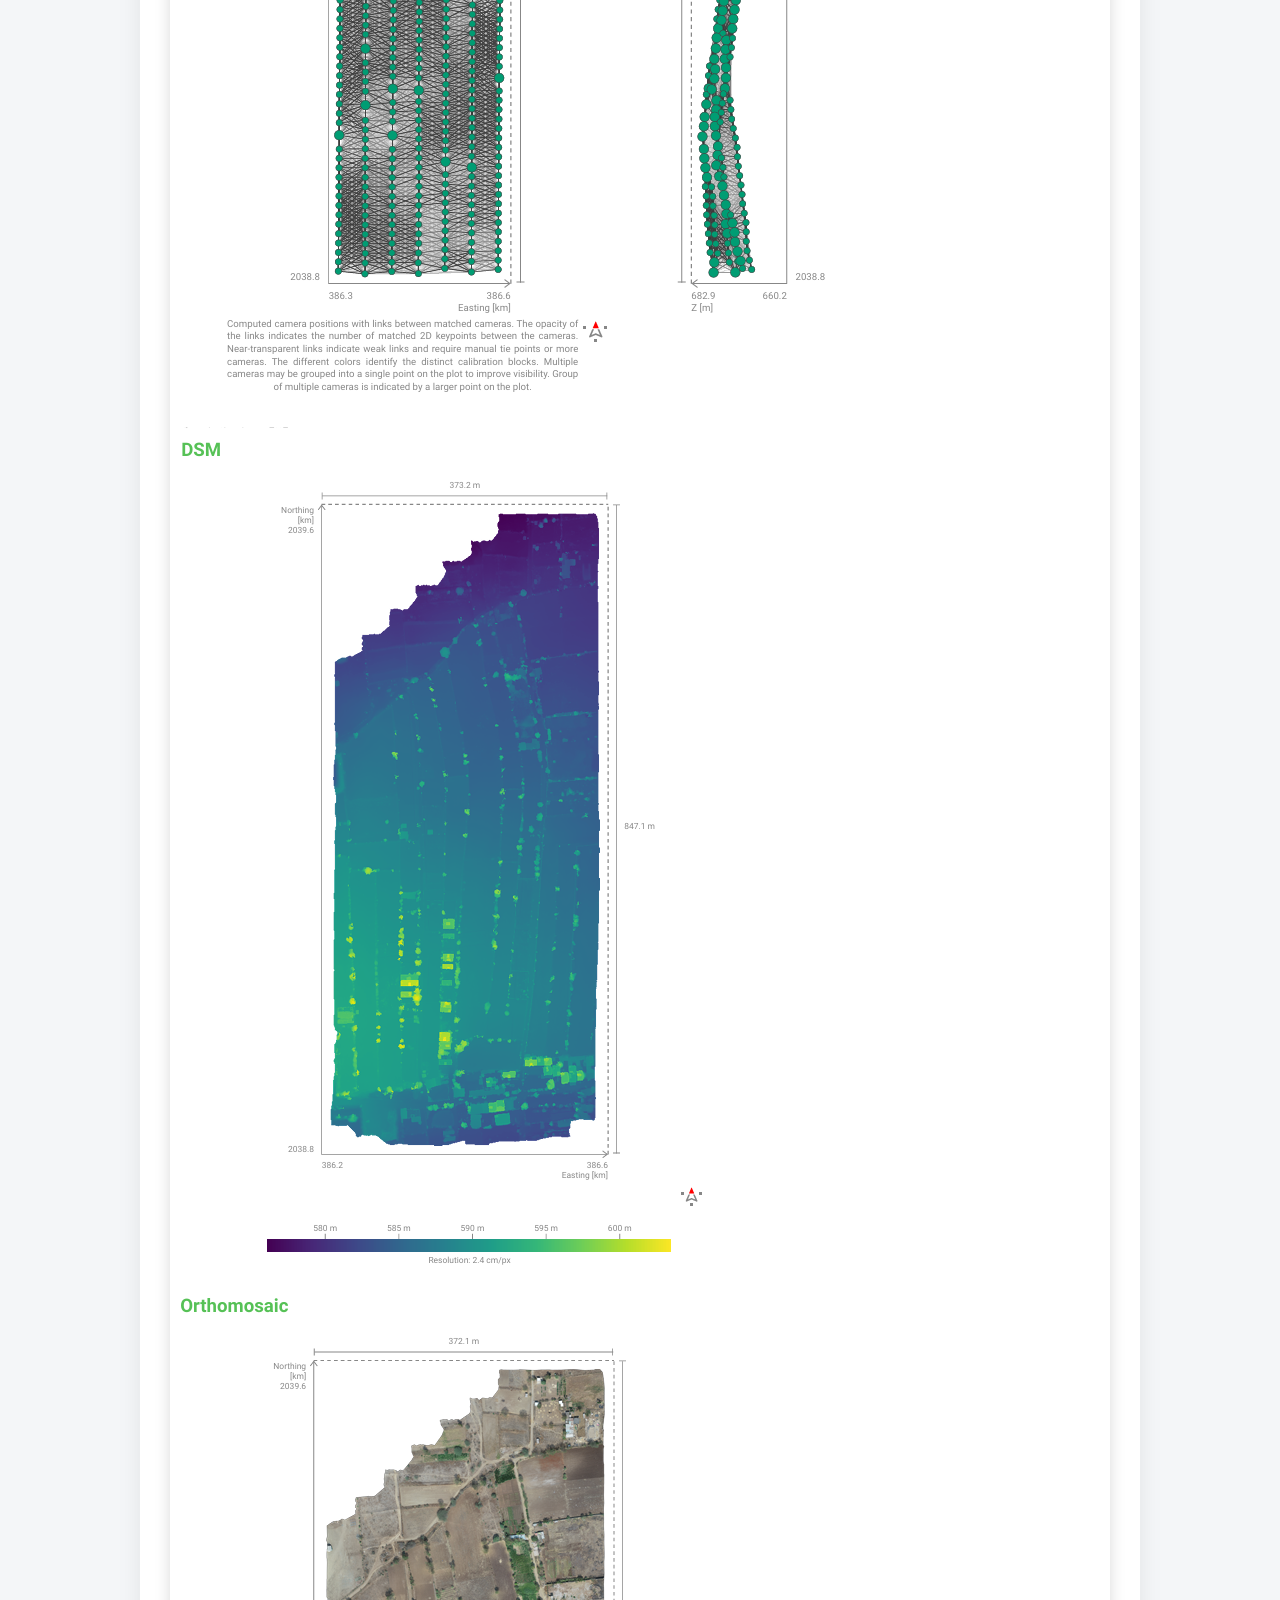
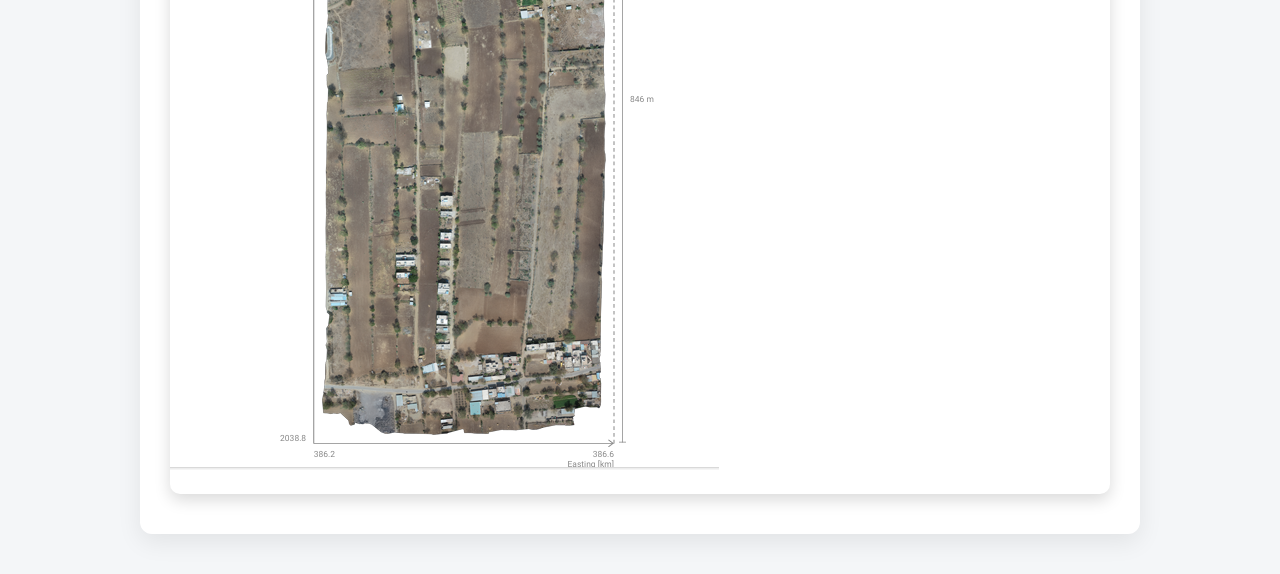
<file: ProjectPages/Pix4d.html>
<!DOCTYPE html>
<html lang="en">
<head>
  <meta charset="UTF-8" />
  <meta name="viewport" content="width=device-width, initial-scale=1.0"/>
  <title>Project  Drone Imagery Processing – Pix4D | Rushikesh Thanekar</title>
  <link href="https://cdn.jsdelivr.net/npm/bootstrap@5.3.0/dist/css/bootstrap.min.css" rel="stylesheet"/>
  <link rel="stylesheet" href="projectPages.css">
  <link rel="shortcut icon" href="ProjectImages/icon.png" type="image/x-icon">


</head>
<body>

  <div class="header">
    <h1>Drone Imagery Processing – Ortho Mosaic, Point Cloud & DSM Generation using Pix4D</h1>
    <p> High-quality spatial outputs using drone data & photogrammetry</p>
  </div>

  <div class="content">
    <div class="section-title">Project Overview</div>
    <table class="info-table">
      <tr>
        <td>Technologies Used</td>
        <td> Pix4D, Drone Imagery, Orthomosaic, DSM, Dense Point Cloud, Georeferencing</td>
      </tr>
    </table>

    <div class="description">

    <p>
        In this project, we used <strong>Pix4D</strong>, a professional photogrammetry software, to process drone-captured imagery for a detailed spatial analysis of the site. The goal was to generate high-quality geospatial products that support surveying, land analysis, and 3D modeling.
      </p>
      <p>
        The workflow began with capturing high resolution aerial images using a drone over the target area. These images were then imported into Pix4D, where we performed image alignment and georeferencing using onboard GPS data.
      </p>
      <ul>
        <li><strong>Orthomosaic:</strong> A high resolution orthomosaic stitched from individual images, corrected for distortion, ideal for accurate 2D measurements.</li>
        <li><strong>DSM:</strong> A Digital Surface Model (DSM) representing the earth’s surface including buildings, vegetation, and other features.</li>
        <li><strong>Point Cloud:</strong> A dense point cloud, providing detailed 3D spatial information which can be used for modeling, volume calculations, or as-built comparisons.</li>
      </ul>
      <p>
        These outputs were visualized and analyzed to support various decision-making needs, such as <strong>site planning</strong>, <strong>terrain assessment</strong>, and <strong>construction monitoring</strong>. This project demonstrates the power of drone-based photogrammetry in generating precise, actionable geospatial data.
      </p>
    </div>

    <div class="section-title">Project Image</div>
    <div class="video-wrapper">
      <img src="ProjectImages/Pix1.png" alt="Urban Growth Analysis" class="img-fluid mb-4" />
      <img src="ProjectImages/Pix2.png" alt="Urban Growth Analysis" class="img-fluid mb-4" />
      <img src="ProjectImages/Pix3.png" alt="Urban Growth Analysis" class="img-fluid mb-4" />
      <img src="ProjectImages/Pix4.png" alt="Urban Growth Analysis" class="img-fluid mb-4" />
      <img src="ProjectImages/Pix5.png" alt="Urban Growth Analysis" class="img-fluid mb-4" />
      <img src="ProjectImages/Pix6.png" alt="Urban Growth Analysis" class="img-fluid mb-4" />
    </div>
  </div>

</body>
</html>
</file>
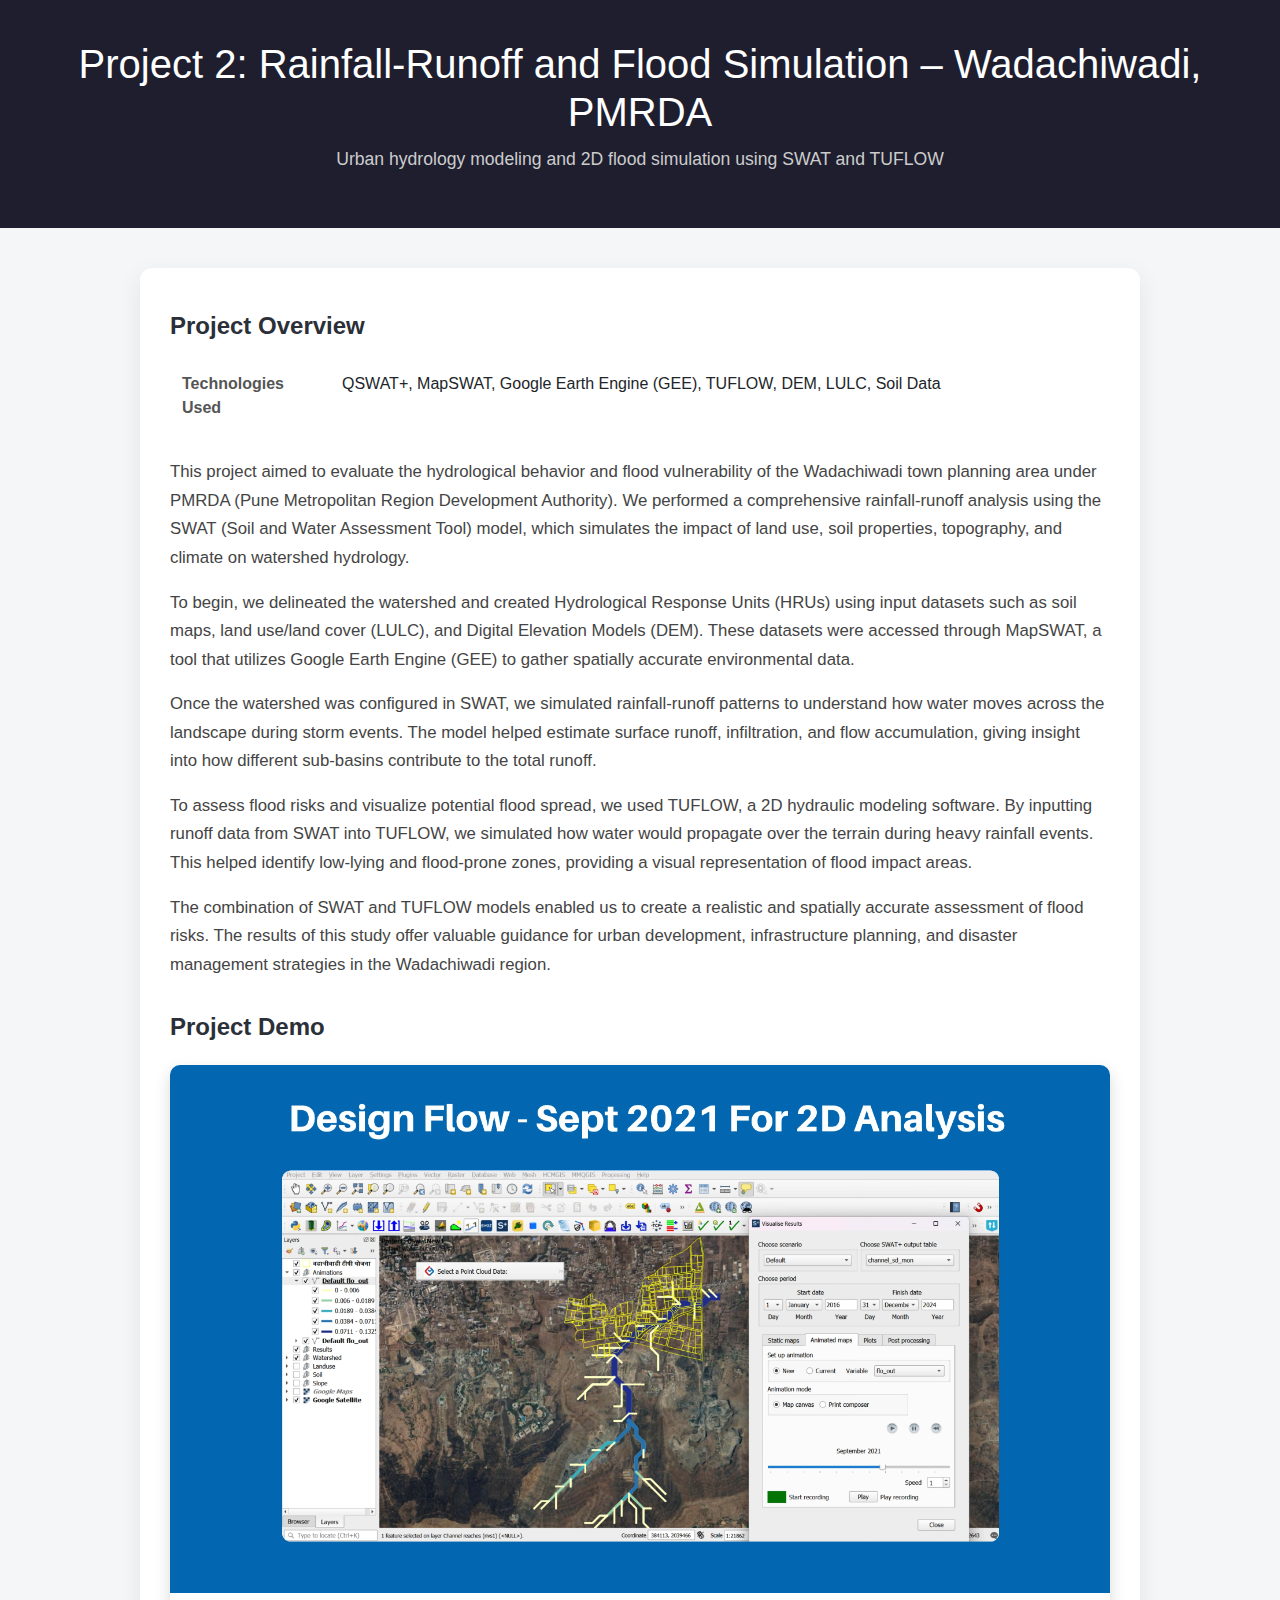
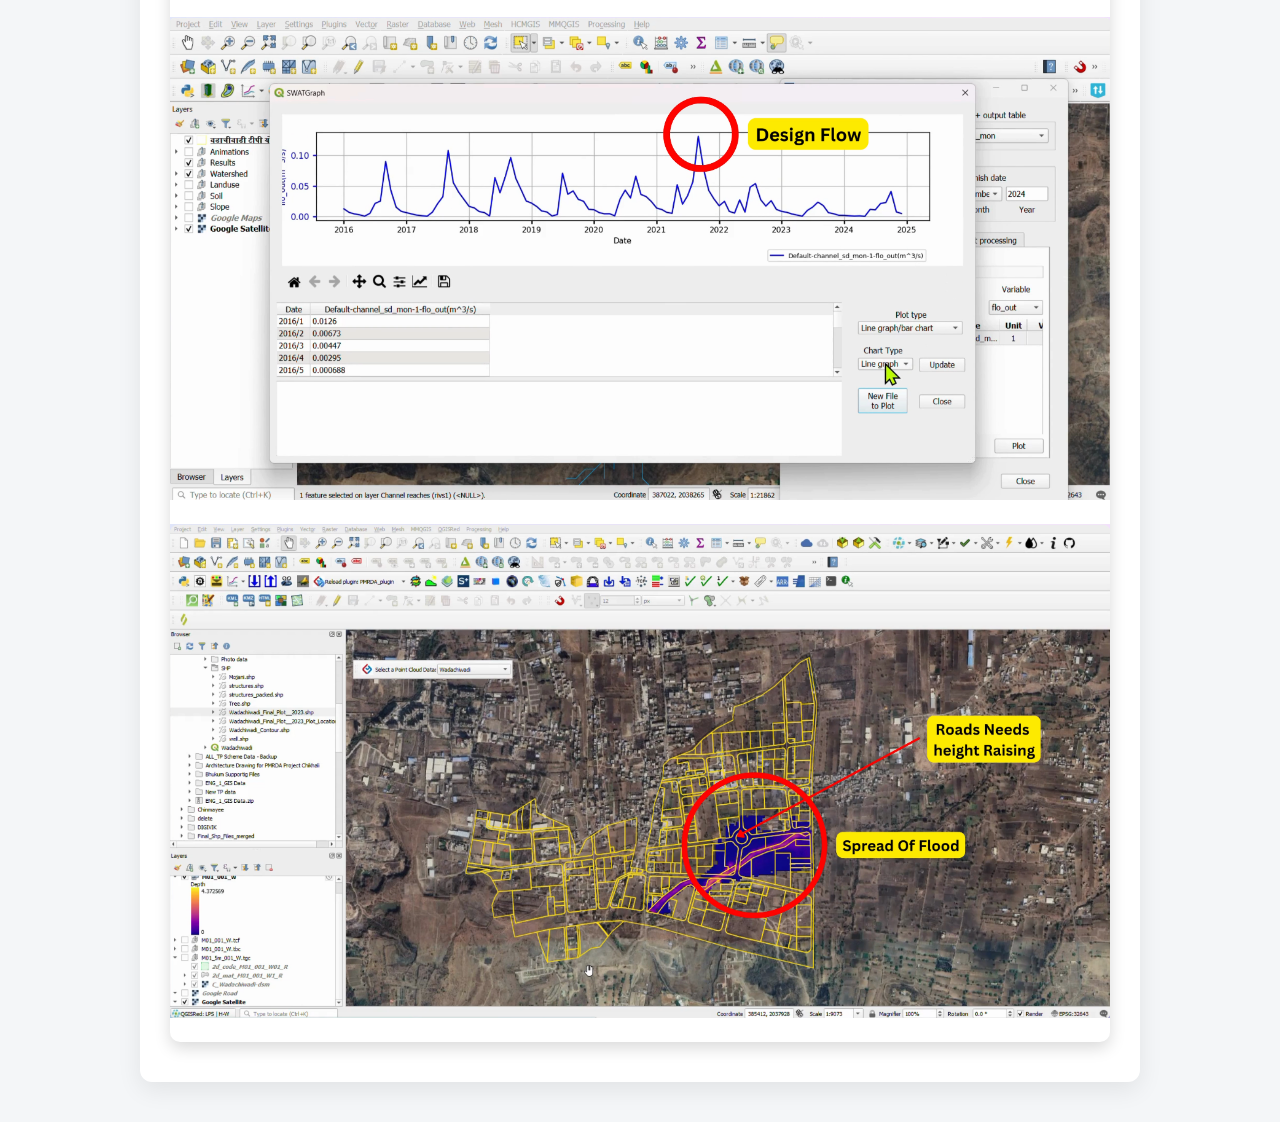
<file: ProjectPages/Swat.html>
<!DOCTYPE html>
<html lang="en">
<head>
  <meta charset="UTF-8" />
  <meta name="viewport" content="width=device-width, initial-scale=1.0"/>
  <title>Project 2 - Rainfall-Runoff and Flood Simulation | Rushikesh Thanekar</title>
  <link href="https://cdn.jsdelivr.net/npm/bootstrap@5.3.0/dist/css/bootstrap.min.css" rel="stylesheet"/>
  <link rel="stylesheet" href="projectPages.css">
  <link rel="shortcut icon" href="ProjectImages/icon.png" type="image/x-icon">


</head>
<body>

  <div class="header">
    <h1>Project 2: Rainfall-Runoff and Flood Simulation – Wadachiwadi, PMRDA</h1>
    <p>Urban hydrology modeling and 2D flood simulation using SWAT and TUFLOW</p>
  </div>

  <div class="content">
    <div class="section-title">Project Overview</div>
    <table class="info-table">
      <tr>
        <td>Technologies Used</td>
        <td>QSWAT+, MapSWAT, Google Earth Engine (GEE), TUFLOW, DEM, LULC, Soil Data</td>
      </tr>
    </table>

    <div class="description">

        <p>
          This project aimed to evaluate the hydrological behavior and flood vulnerability of the Wadachiwadi town planning area under PMRDA (Pune Metropolitan Region Development Authority). We performed a comprehensive rainfall-runoff analysis using the SWAT (Soil and Water Assessment Tool) model, which simulates the impact of land use, soil properties, topography, and climate on watershed hydrology.
        </p>
        <p>
          To begin, we delineated the watershed and created Hydrological Response Units (HRUs) using input datasets such as soil maps, land use/land cover (LULC), and Digital Elevation Models (DEM). These datasets were accessed through MapSWAT, a tool that utilizes Google Earth Engine (GEE) to gather spatially accurate environmental data.
        </p>
        <p>
          Once the watershed was configured in SWAT, we simulated rainfall-runoff patterns to understand how water moves across the landscape during storm events. The model helped estimate surface runoff, infiltration, and flow accumulation, giving insight into how different sub-basins contribute to the total runoff.
        </p>
        <p>
          To assess flood risks and visualize potential flood spread, we used TUFLOW, a 2D hydraulic modeling software. By inputting runoff data from SWAT into TUFLOW, we simulated how water would propagate over the terrain during heavy rainfall events. This helped identify low-lying and flood-prone zones, providing a visual representation of flood impact areas.
        </p>
        <p>
          The combination of SWAT and TUFLOW models enabled us to create a realistic and spatially accurate assessment of flood risks. The results of this study offer valuable guidance for urban development, infrastructure planning, and disaster management strategies in the Wadachiwadi region.
        </p>

    </div>

    <div class="section-title">Project Demo</div>
    <div class="video-wrapper">
      <img src="ProjectImages/swat1.png" alt="Swat" class="img-fluid mb-4" />
      <img src="ProjectImages/swat2.png" alt="Swat" class="img-fluid mb-4" />
      <img src="ProjectImages/swat3.png" alt="Swat" class="img-fluid mb-4" />
    </div>
  </div>

</body>
</html>
</file>
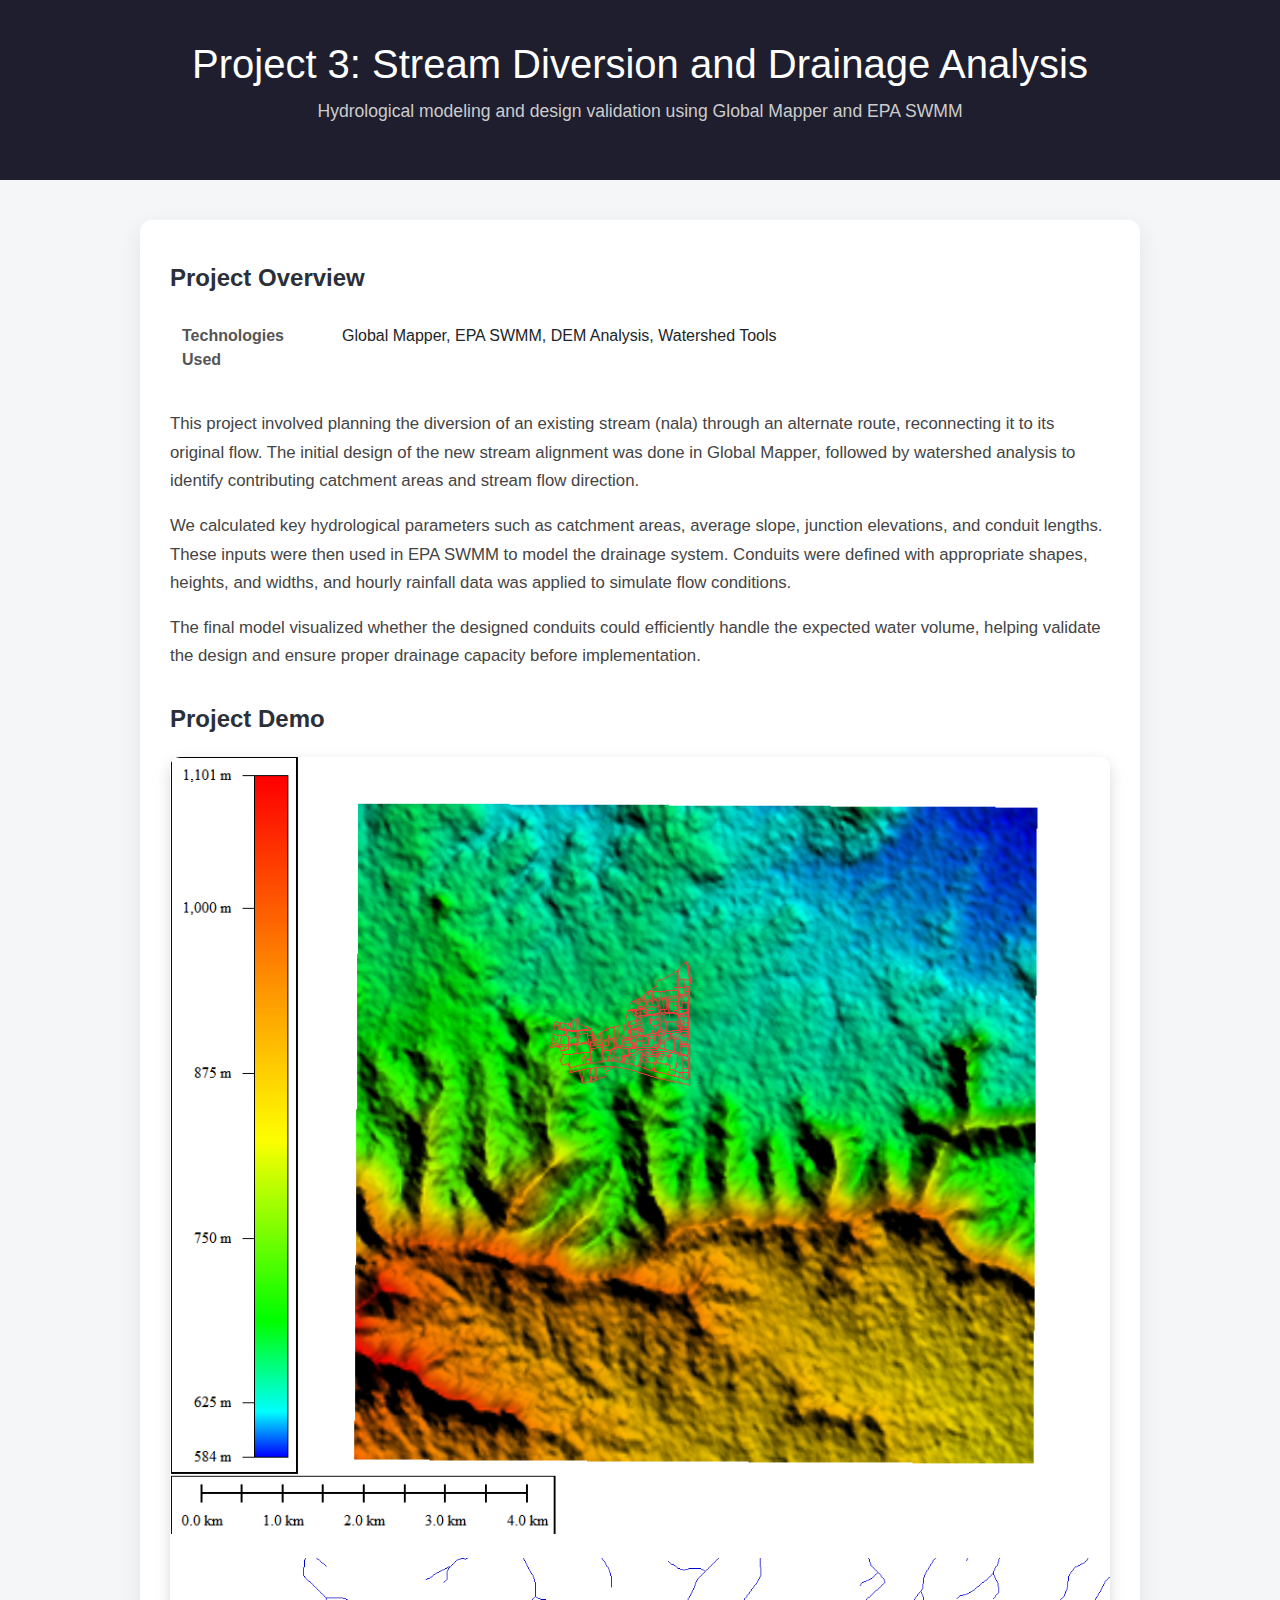
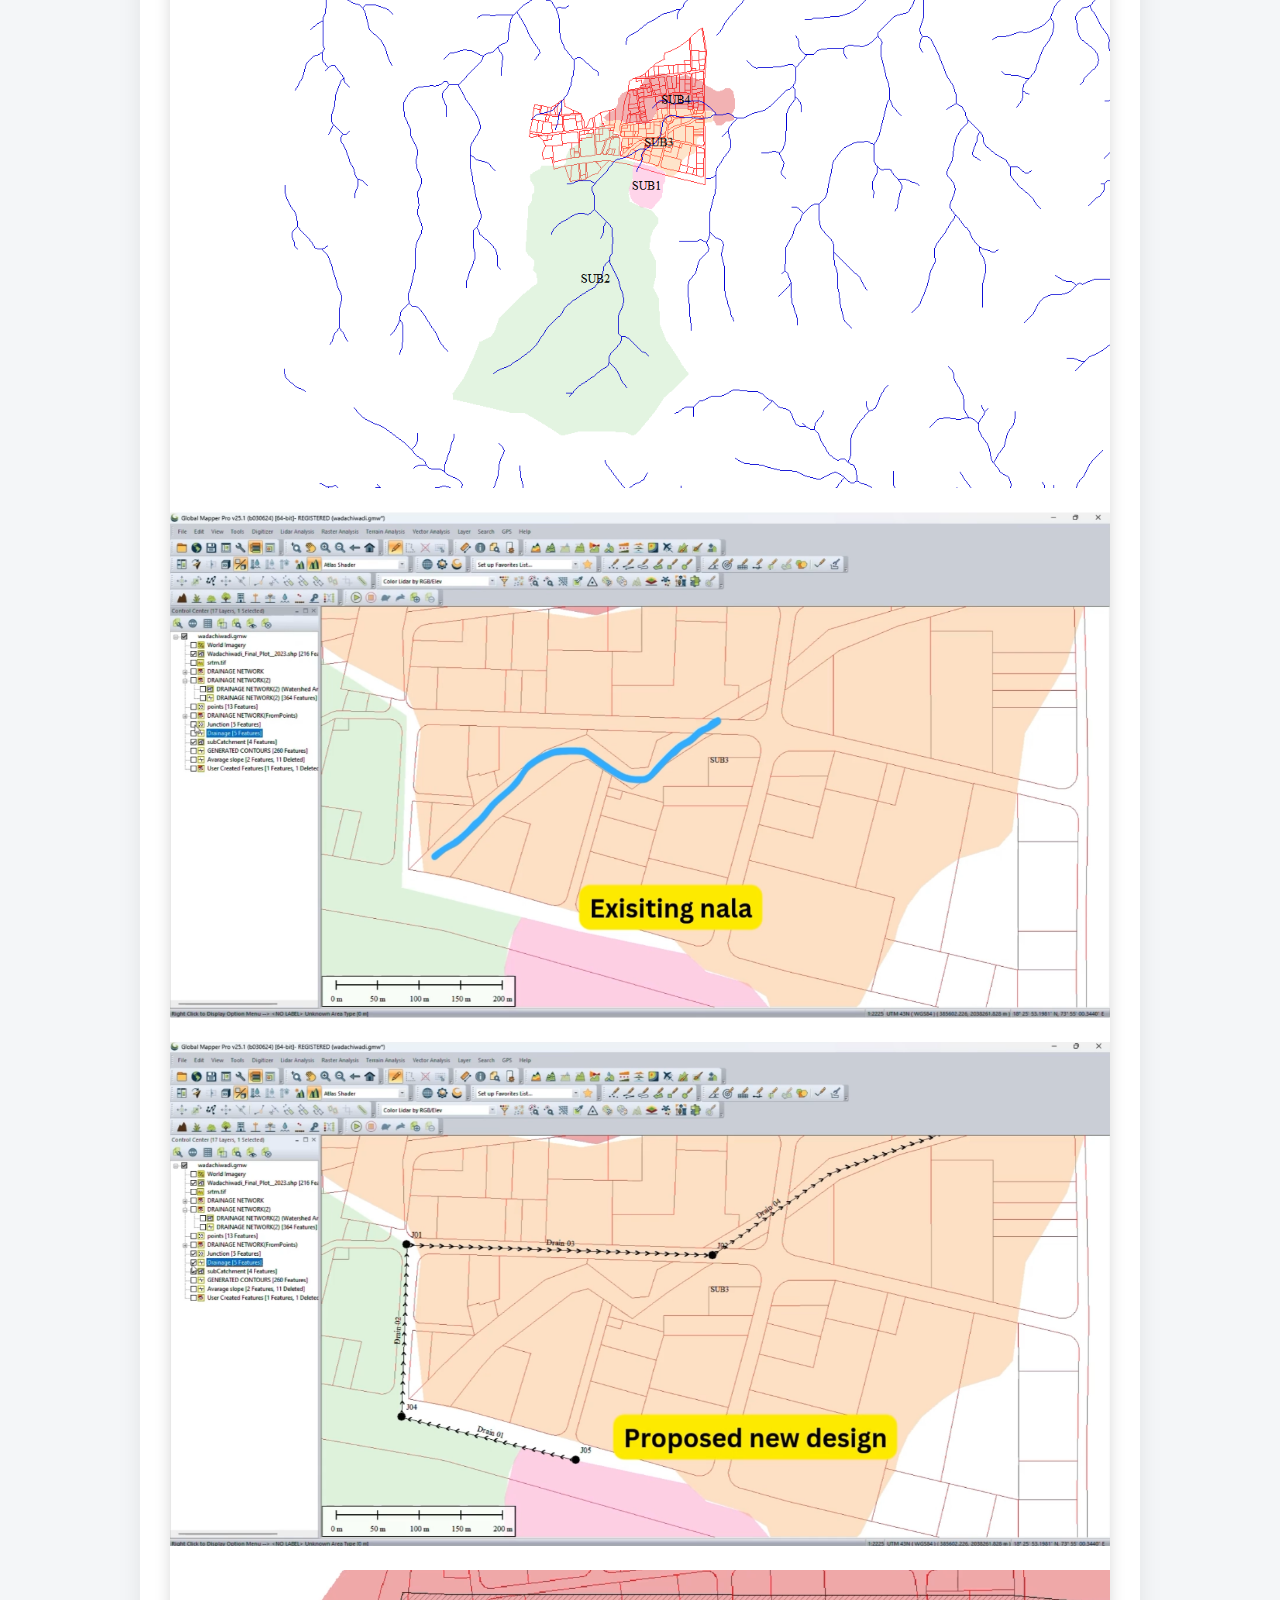
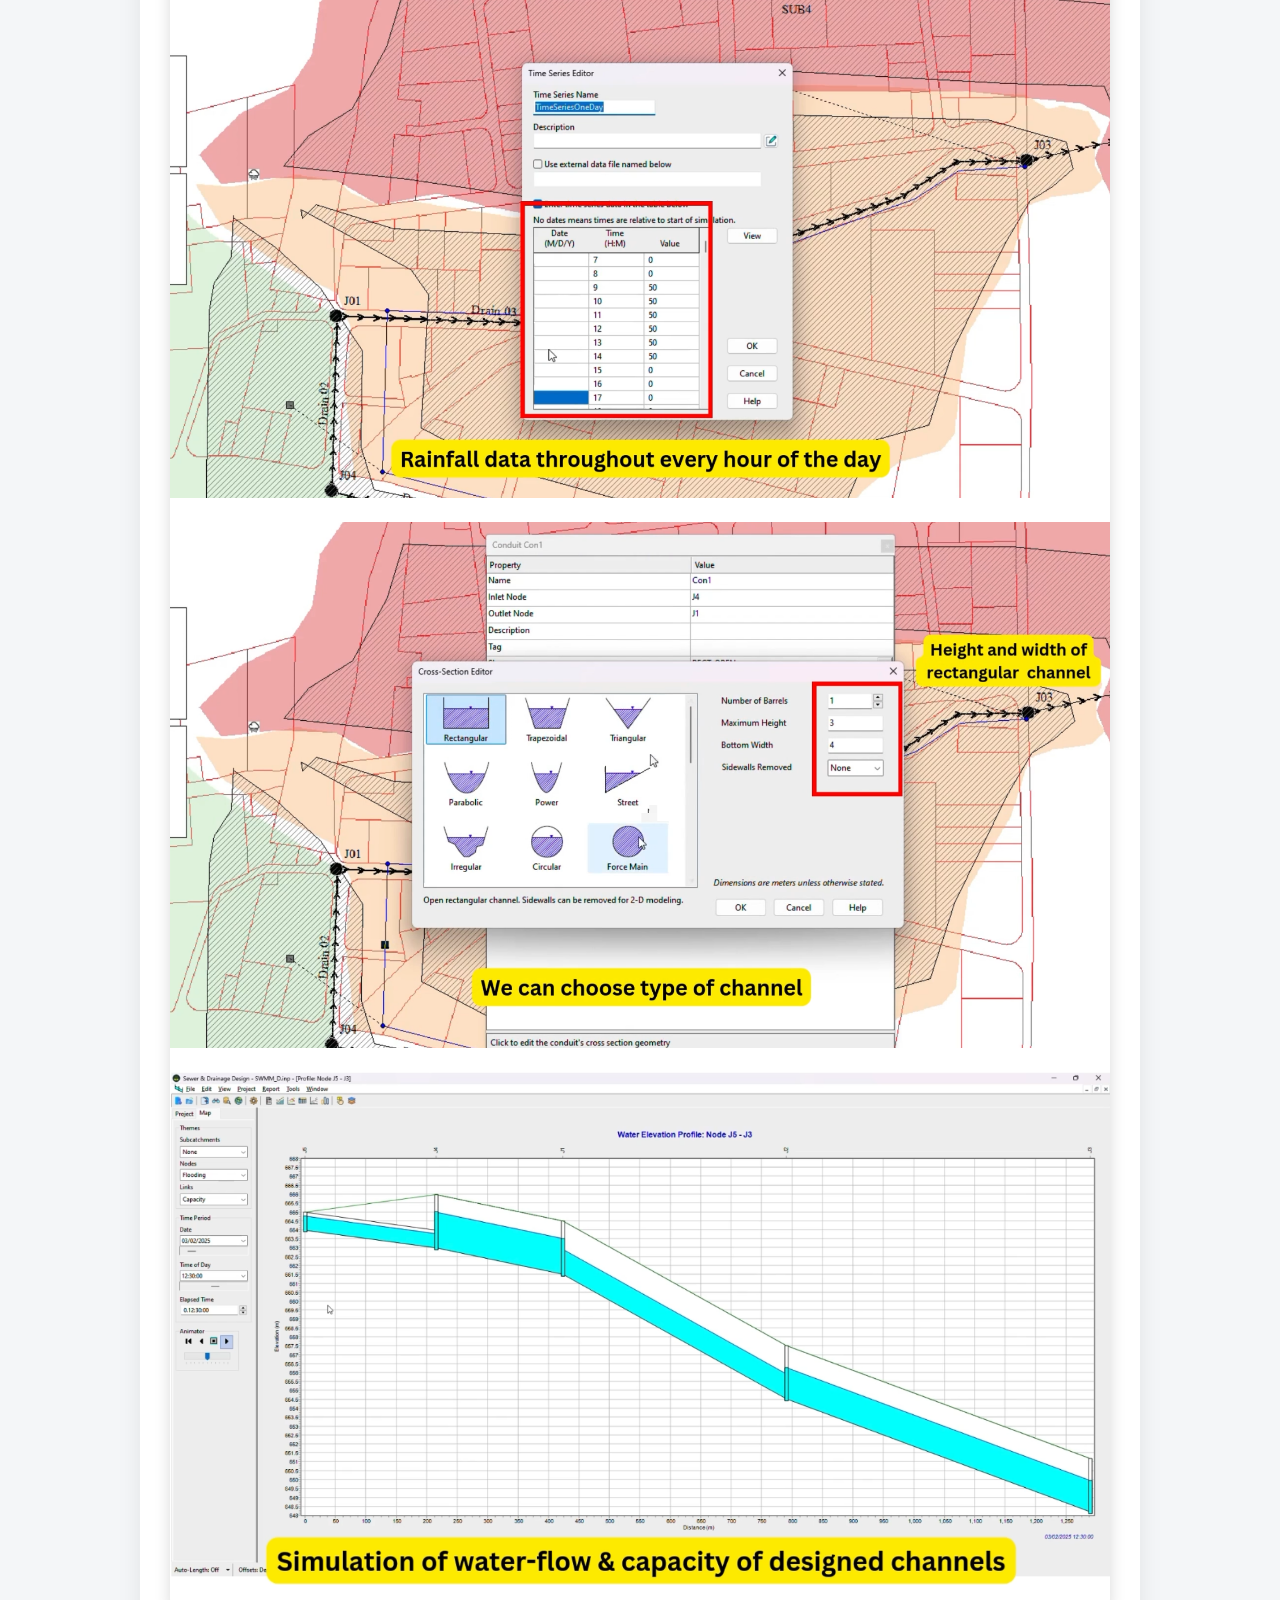
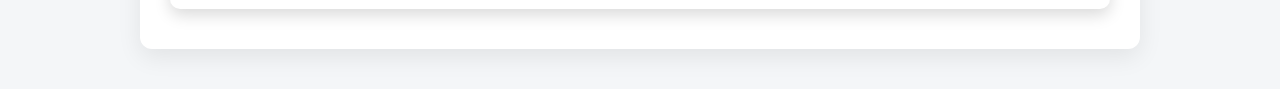
<file: ProjectPages/SWMM.html>
<!DOCTYPE html>
<html lang="en">
<head>
  <meta charset="UTF-8" />
  <meta name="viewport" content="width=device-width, initial-scale=1.0"/>
  <title>Project 3 - Stream Diversion and Drainage Analysis using SWMM & Global Mapper | Rushikesh Thanekar</title>
  <link href="https://cdn.jsdelivr.net/npm/bootstrap@5.3.0/dist/css/bootstrap.min.css" rel="stylesheet"/>
  <link rel="stylesheet" href="projectPages.css">
  <link rel="shortcut icon" href="ProjectImages/icon.png" type="image/x-icon">


</head>
<body>

  <div class="header">
    <h1>Project 3: Stream Diversion and Drainage Analysis</h1>
    <p>Hydrological modeling and design validation using Global Mapper and EPA SWMM</p>
  </div>

  <div class="content">
    <div class="section-title">Project Overview</div>
    <table class="info-table">
      <tr>
        <td>Technologies Used</td>
        <td> Global Mapper, EPA SWMM, DEM Analysis, Watershed Tools</td>
      </tr>
    </table>

    <div class="description">
      This project involved planning the diversion of an existing stream (nala) through an alternate route, reconnecting it to its original flow. The initial design of the new stream alignment was done in Global Mapper, followed by watershed analysis to identify contributing catchment areas and stream flow direction.</p>
      <p>We calculated key hydrological parameters such as catchment areas, average slope, junction elevations, and conduit lengths. These inputs were then used in EPA SWMM to model the drainage system. Conduits were defined with appropriate shapes, heights, and widths, and hourly rainfall data was applied to simulate flow conditions.</p>
      <p>The final model visualized whether the designed conduits could efficiently handle the expected water volume, helping validate the design and ensure proper drainage capacity before implementation.
    </div>

    <div class="section-title">Project Demo</div>
    <div class="video-wrapper">
      <img src="ProjectImages/SWMM1.png" alt="Swat" class="img-fluid mb-4" />
      <img src="ProjectImages/SWMM2.png" alt="Swat" class="img-fluid mb-4" />
      <img src="ProjectImages/SWMM3.png" alt="Swat" class="img-fluid mb-4" />
      <img src="ProjectImages/SWMM4.png" alt="Swat" class="img-fluid mb-4" />
      <img src="ProjectImages/SWMM5.png" alt="Swat" class="img-fluid mb-4" />
      <img src="ProjectImages/SWMM6.png" alt="Swat" class="img-fluid mb-4" />
      <img src="ProjectImages/SWMM7.png" alt="Swat" class="img-fluid mb-4" />
    </div>
  </div>

</body>
</html>
</file>
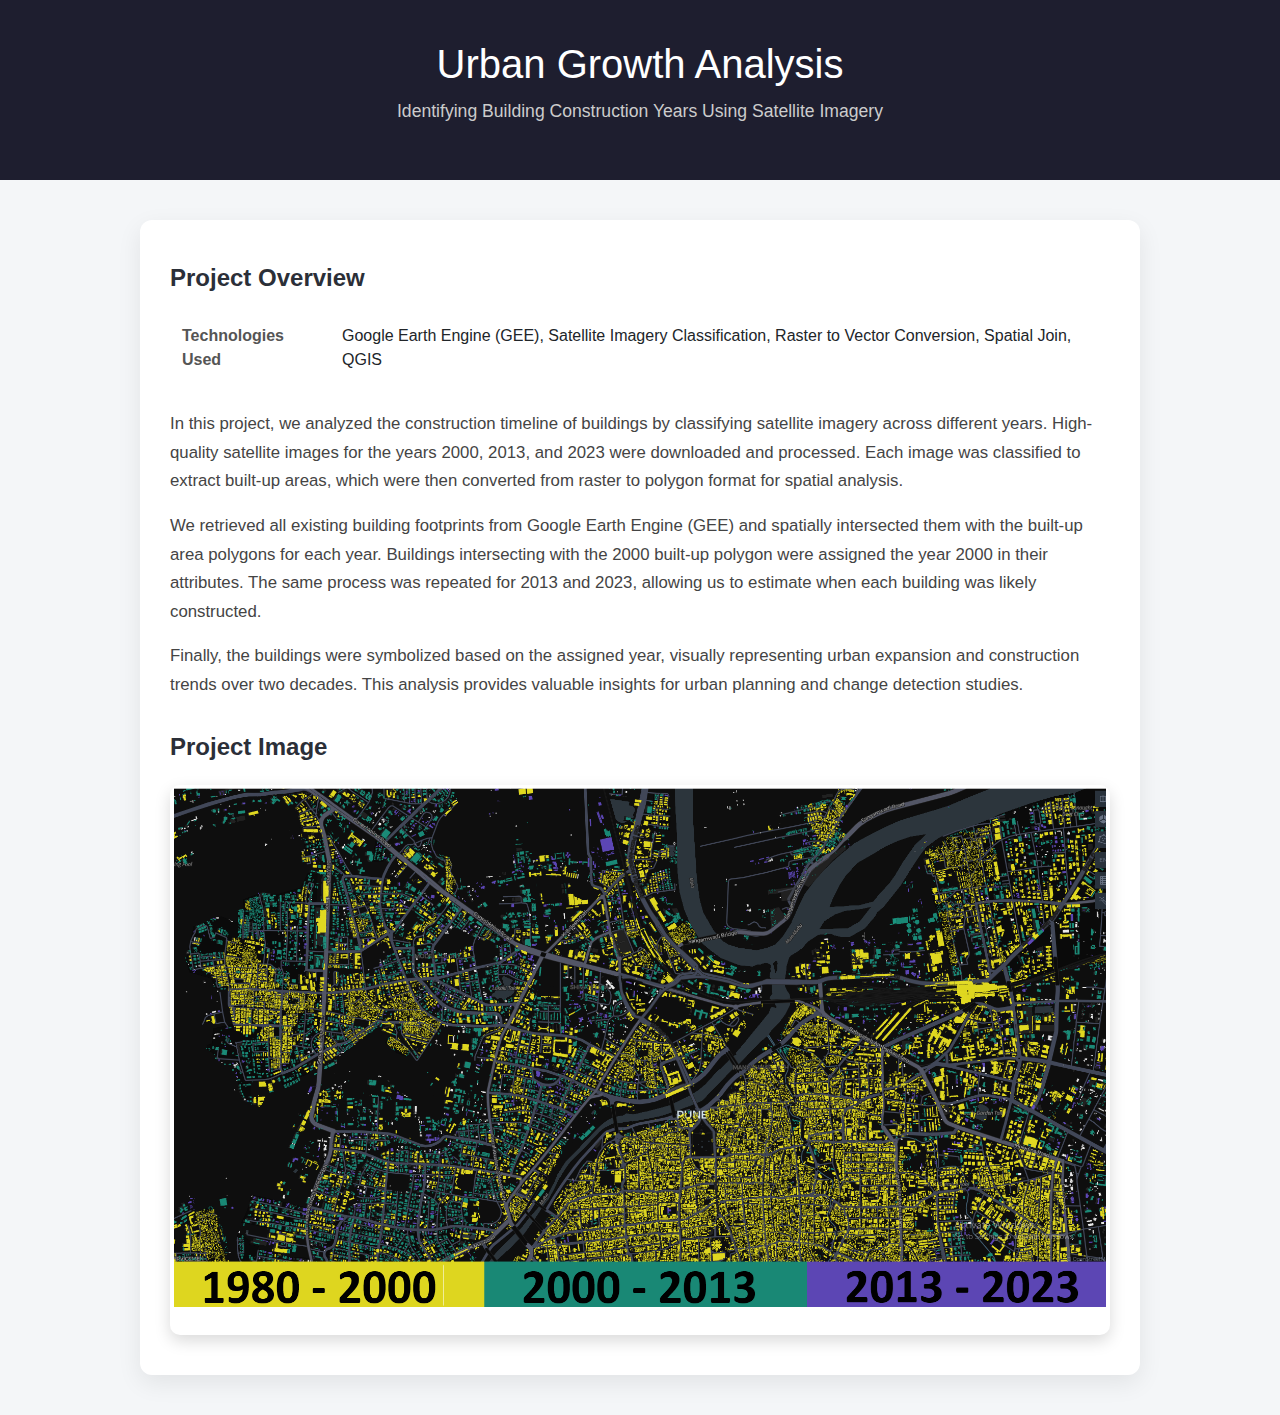
<file: ProjectPages/UrbanGrowth.html>
<!DOCTYPE html>
<html lang="en">
<head>
  <meta charset="UTF-8" />
  <meta name="viewport" content="width=device-width, initial-scale=1.0"/>
  <title>Urban Growth | Rushikesh Thanekar</title>
  <link href="https://cdn.jsdelivr.net/npm/bootstrap@5.3.0/dist/css/bootstrap.min.css" rel="stylesheet"/>
  <link rel="stylesheet" href="projectPages.css">
  <link rel="shortcut icon" href="ProjectImages/icon.png" type="image/x-icon">

</head>
<body>

  <div class="header">
    <h1>Urban Growth Analysis</h1>
    <p>Identifying Building Construction Years Using Satellite Imagery</p>
  </div>

  <div class="content">
    <div class="section-title">Project Overview</div>
    <table class="info-table">
      <tr>
        <td>Technologies Used</td>
        <td> Google Earth Engine (GEE), Satellite Imagery Classification, Raster to Vector Conversion, Spatial Join, QGIS</td>
      </tr>
    </table>

    <div class="description">
      <p>
      In this project, we analyzed the construction timeline of buildings by classifying satellite imagery across different years. High-quality satellite images for the years 2000, 2013, and 2023 were downloaded and processed. Each image was classified to extract built-up areas, which were then converted from raster to polygon format for spatial analysis.
    </p>
    <p>
      We retrieved all existing building footprints from Google Earth Engine (GEE) and spatially intersected them with the built-up area polygons for each year. Buildings intersecting with the 2000 built-up polygon were assigned the year 2000 in their attributes. The same process was repeated for 2013 and 2023, allowing us to estimate when each building was likely constructed.
    </p>
    <p>
      Finally, the buildings were symbolized based on the assigned year, visually representing urban expansion and construction trends over two decades. This analysis provides valuable insights for urban planning and change detection studies.
    </p>
    </div>

    <div class="section-title">Project Image</div>
    <div class="video-wrapper">
      <img src="ProjectImages/urbanGrowth.png" alt="Urban Growth Analysis" class="img-fluid mb-4" />
    </div>
  </div>

</body>
</html>
</file>
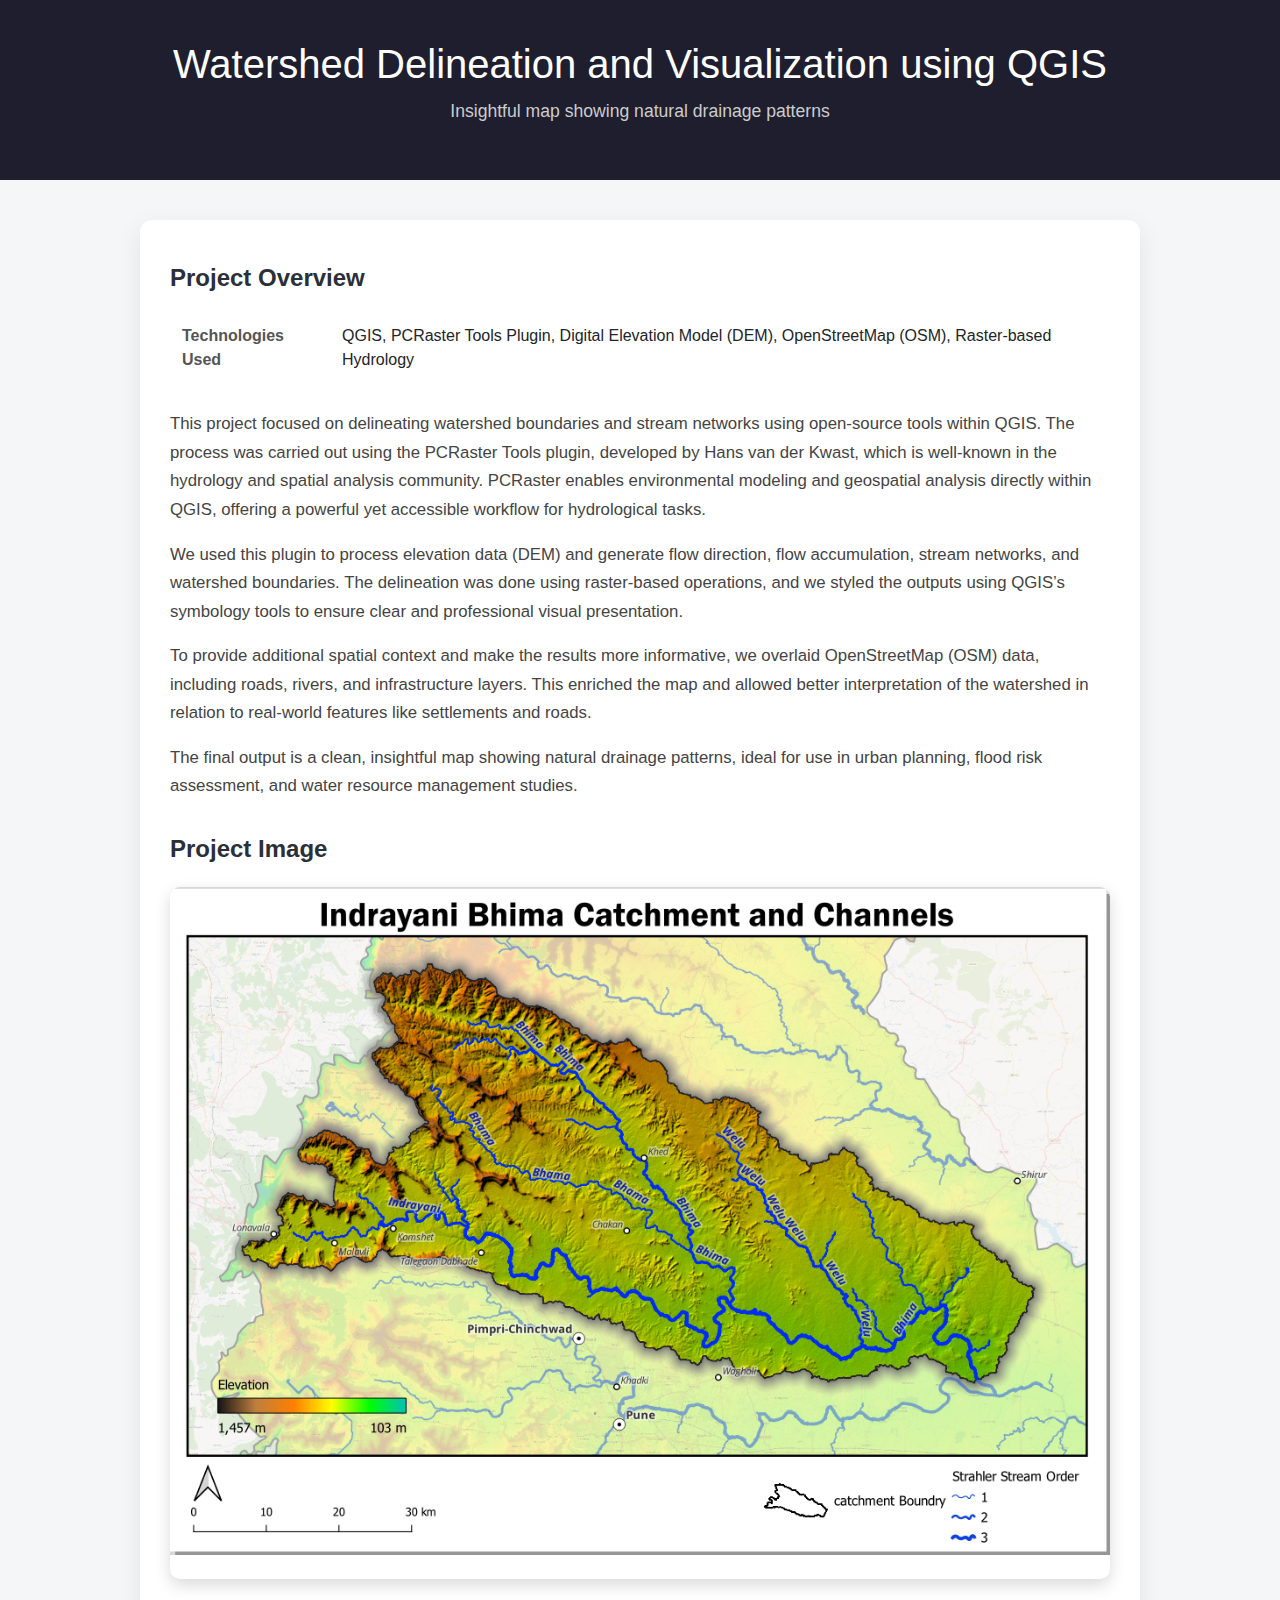
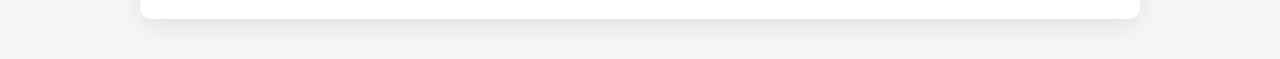
<file: ProjectPages/Watershed.html>
<!DOCTYPE html>
<html lang="en">
<head>
  <meta charset="UTF-8" />
  <meta name="viewport" content="width=device-width, initial-scale=1.0"/>
  <title>Watershed | Rushikesh Thanekar</title>
  <link href="https://cdn.jsdelivr.net/npm/bootstrap@5.3.0/dist/css/bootstrap.min.css" rel="stylesheet"/>
  <link rel="stylesheet" href="projectPages.css">
  <link rel="shortcut icon" href="ProjectImages/icon.png" type="image/x-icon">


</head>
<body>

  <div class="header">
    <h1>Watershed Delineation and Visualization using QGIS</h1>
    <p> Insightful map showing natural drainage patterns</p>
  </div>

  <div class="content">
    <div class="section-title">Project Overview</div>
    <table class="info-table">
      <tr>
        <td>Technologies Used</td>
        <td> QGIS, PCRaster Tools Plugin, Digital Elevation Model (DEM), OpenStreetMap (OSM), Raster-based Hydrology</td>
      </tr>
    </table>

    <div class="description">

    <p>
      This project focused on delineating watershed boundaries and stream networks using open-source tools within QGIS. The process was carried out using the PCRaster Tools plugin, developed by Hans van der Kwast, which is well-known in the hydrology and spatial analysis community. PCRaster enables environmental modeling and geospatial analysis directly within QGIS, offering a powerful yet accessible workflow for hydrological tasks.
    </p>
    <p>
      We used this plugin to process elevation data (DEM) and generate flow direction, flow accumulation, stream networks, and watershed boundaries. The delineation was done using raster-based operations, and we styled the outputs using QGIS’s symbology tools to ensure clear and professional visual presentation.
    </p>
    <p>
      To provide additional spatial context and make the results more informative, we overlaid OpenStreetMap (OSM) data, including roads, rivers, and infrastructure layers. This enriched the map and allowed better interpretation of the watershed in relation to real-world features like settlements and roads.
    </p>
    <p>
      The final output is a clean, insightful map showing natural drainage patterns, ideal for use in urban planning, flood risk assessment, and water resource management studies.
    </p>
    </div>

    <div class="section-title">Project Image</div>
    <div class="video-wrapper">
      <img src="ProjectImages/Watershed.png" alt="Urban Growth Analysis" class="img-fluid mb-4" />
    </div>
  </div>

</body>
</html>
</file>
<file: styleP.css>
body {
      font-family: 'Segoe UI', sans-serif;
      background-color: #fff;
      color: #000;
    }
    .navbar {
      background-color: #f8f9fa;
    }
    
    .hero {
      min-height: 100vh;
      display: flex;
      flex-direction: column;
      justify-content: center;
      align-items: center;
      text-align: center;
      padding: 2rem;
      background-color: #f2f2f2;
      animation: fadeIn 2s ease-in-out;
      background: url('images/BM.png') center center/cover no-repeat;
      background-size: cover;
      background-position: center;
      background-repeat: no-repeat;
      background-attachment: fixed; 
    }
    .hero h1 {
      font-size: 2.5rem;
      animation: slideDown  1.5s ease-in-out 1;
    }
    #skills, #contact{
      background: url('images/BM.png') center center/cover no-repeat;
      background-size: cover;
      background-position: center;
      background-repeat: no-repeat;
      background-attachment: fixed; 
    }

    .video-wrapper {
    position: relative;
    cursor: pointer;
    }


    @media (min-width: 768px) {
      .hero h1 {
        font-size: 3rem;
      }
    }
    @keyframes slideDown {
      from {
        transform: translateY(-30px);
        opacity: 0;
      }
      to {
        transform: translateY(0);
        opacity: 1;
      }
    }

    @keyframes fadeIn {
      from { opacity: 0; }
      to { opacity: 1; }
    }
    .section-title {
      text-align: center;
      margin-bottom: 2rem;
    }
    .progress-bar {
      background-color: #000;
    }
    .contact-form input,
    .contact-form textarea {
      background-color: #f9f9f9;
      color: #000;
      border: 1px solid #ccc;
    }
    footer {
      background-color: #f8f9fa;
      text-align: center;
      padding: 1rem;
    }
    .carousel-inner img {
      height: auto;
      max-height: 400px;
      object-fit: cover;
    }
    @media (max-width: 767px) {
      .hero {
        padding: 1.5rem;
      }
      .hero h1 {
        font-size: 2rem;
      }
      .carousel-inner img {
        max-height: 250px;
      }
    }
</file>
<file: ProjectPages/projectPages.css>
body {
      background-color: #f4f6f8;
      font-family: 'Segoe UI', sans-serif;
      margin: 0;
      padding: 0;
    }

    .header {
      background-color: #1e1e2f;
      padding: 40px 20px;
      color: #ffffff;
      text-align: center;
    }

    .header h1 {
      font-size: 2.5rem;
      margin-bottom: 10px;
    }

    .header p {
      font-size: 1.1rem;
      color: #ccc;
    }

    .content {
      max-width: 1000px;
      margin: 40px auto;
      background: #ffffff;
      padding: 40px 30px;
      border-radius: 12px;
      box-shadow: 0 8px 24px rgba(0, 0, 0, 0.08);
    }

    .section-title {
      font-size: 1.5rem;
      font-weight: 600;
      color: #2b2f38;
      margin-bottom: 20px;
    }

    .info-table {
      margin-bottom: 30px;
    }

    .info-table td {
      padding: 8px 12px;
      vertical-align: top;
      font-size: 1rem;
    }

    .info-table td:first-child {
      font-weight: 600;
      color: #555;
      width: 160px;
    }

    .description {
      font-size: 1.05rem;
      line-height: 1.7;
      color: #444;
      margin-bottom: 30px;
    }

    .video-wrapper {
      border-radius: 10px;
      overflow: hidden;
      box-shadow: 0 6px 16px rgba(0, 0, 0, 0.15);
    }

    video {
      width: 100%;
      height: auto;
    }

    @media (max-width: 576px) {
      .header h1 {
        font-size: 1.8rem;
      }

      .section-title {
        font-size: 1.3rem;
      }
    }
</file>
